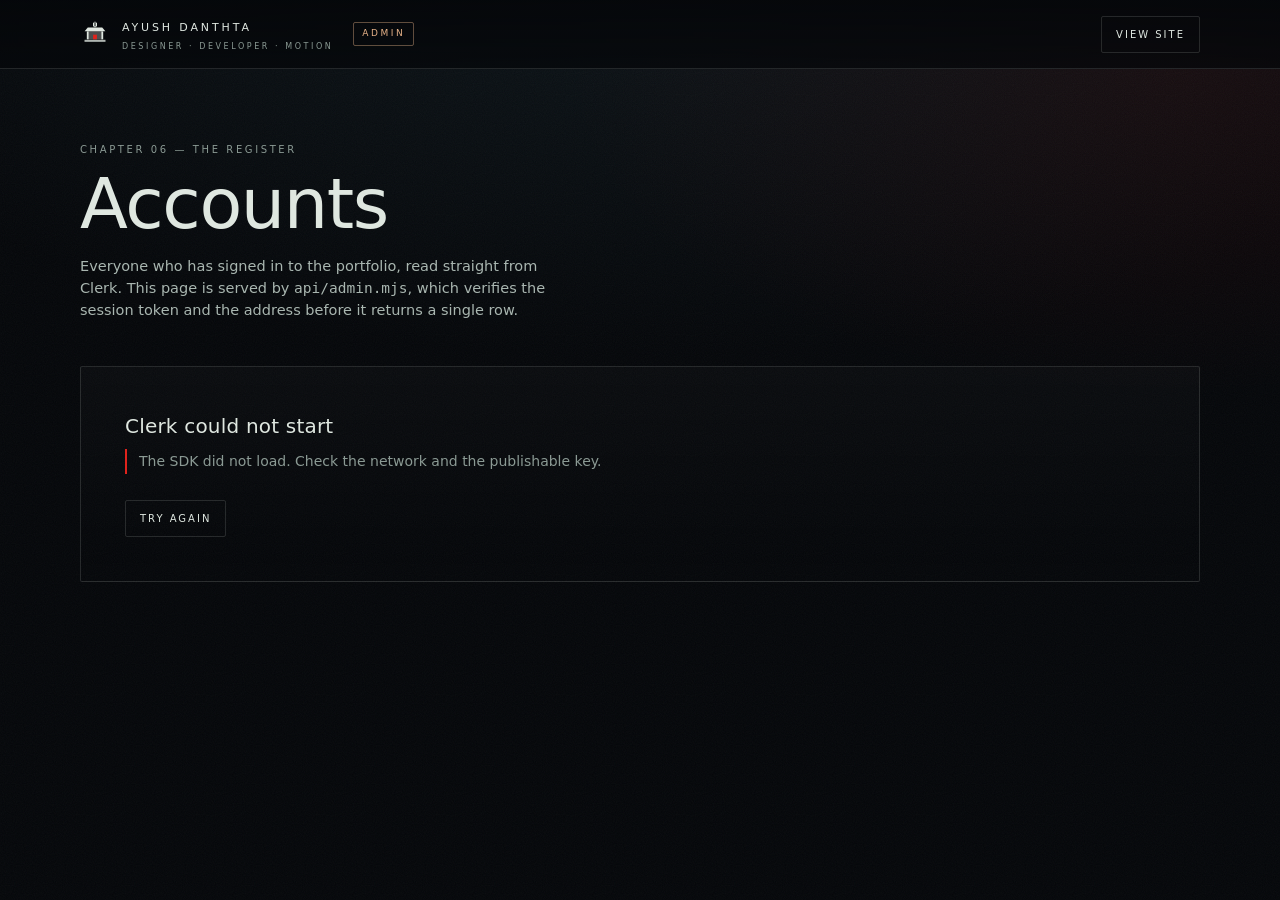
<file: admin.html>
<!DOCTYPE html>
<html lang="en">
<head>
<meta charset="utf-8">
<meta name="viewport" content="width=device-width, initial-scale=1">
<meta name="robots" content="noindex, nofollow">
<title>Admin — Ayush Danthta</title>
<meta name="theme-color" content="#05070a">
<link rel="icon" href="data:image/svg+xml,%3Csvg xmlns='http://www.w3.org/2000/svg' viewBox='0 0 32 32'%3E%3Crect width='32' height='32' fill='%2305070a'/%3E%3Crect x='9' y='14' width='14' height='12' fill='%23dfe7e0'/%3E%3Cpath d='M6 14 16 8l10 6Z' fill='%23dfe7e0'/%3E%3Crect x='14' y='19' width='4' height='7' fill='%23e0231c'/%3E%3C/svg%3E">
<link rel="stylesheet" href="assets/kage/fonts.css">
<style>
  :root{
    --ink:#05070a; --ink-2:#080d10; --bone:#dfe7e0; --muted:#8b9a94;
    --line:rgba(223,231,224,.14); --vermilion:#e0231c; --brass:#e9b48a;
    --ease:cubic-bezier(.22,.61,.36,1);
  }
  *{ box-sizing:border-box; }
  html,body{ margin:0; min-height:100%; }
  body{
    background:
      radial-gradient(120% 80% at 50% -10%, rgba(32,52,60,.34), transparent 62%),
      radial-gradient(80% 60% at 92% 8%, rgba(224,35,28,.08), transparent 60%),
      var(--ink);
    color:var(--bone);
    font-family:'Onest',system-ui,-apple-system,sans-serif;
    font-size:15px; line-height:1.5; -webkit-font-smoothing:antialiased;
  }
  body::after{
    content:''; position:fixed; inset:0; pointer-events:none; z-index:1; opacity:.045;
    background-image:url("data:image/svg+xml,%3Csvg xmlns='http://www.w3.org/2000/svg' width='120' height='120'%3E%3Cfilter id='n'%3E%3CfeTurbulence type='fractalNoise' baseFrequency='.9' numOctaves='3'/%3E%3C/filter%3E%3Crect width='120' height='120' filter='url(%23n)'/%3E%3C/svg%3E");
  }
  a{ color:inherit; }
  .wrap{ width:min(1120px,100% - 40px); margin:0 auto; position:relative; z-index:2; }
  header.bar{
    position:sticky; top:0; z-index:5;
    background:linear-gradient(180deg, rgba(5,7,10,.94), rgba(5,7,10,.72));
    backdrop-filter:blur(10px); border-bottom:1px solid var(--line);
  }
  .bar-in{ display:flex; align-items:center; gap:16px; height:68px; }
  .brand{ display:flex; align-items:center; gap:12px; text-decoration:none; }
  .brand svg{ width:30px; height:30px; display:block; }
  .brand b{ font-size:11px; font-weight:500; letter-spacing:.26em; }
  .brand i{ display:block; font-style:normal; font-size:8px; letter-spacing:.32em; color:var(--muted); margin-top:3px; }
  .tag{
    font-size:9px; letter-spacing:.28em; text-transform:uppercase; color:var(--brass);
    border:1px solid rgba(233,180,138,.4); padding:4px 8px; border-radius:2px; margin-left:4px;
  }
  .bar-right{ margin-left:auto; display:flex; align-items:center; gap:10px; }
  .btn{
    appearance:none; border:1px solid var(--line); background:transparent; color:var(--bone);
    font:inherit; font-size:10px; letter-spacing:.2em; text-transform:uppercase;
    padding:10px 14px; border-radius:2px; cursor:pointer;
    transition:border-color .35s var(--ease), background .35s var(--ease), opacity .3s;
  }
  .btn:hover{ border-color:rgba(223,231,224,.5); background:rgba(223,231,224,.05); }
  .btn[disabled]{ opacity:.45; cursor:default; }
  .btn.red{ border-color:rgba(224,35,28,.5); color:#ffb6a2; }
  .btn.red:hover{ background:rgba(224,35,28,.12); border-color:var(--vermilion); }
  main{ padding:clamp(36px,7vh,86px) 0 80px; }

  .eyebrow{ font-size:10px; letter-spacing:.26em; text-transform:uppercase; color:var(--muted); }
  h1{ font-size:clamp(34px,6vw,70px); line-height:.96; font-weight:400; letter-spacing:-.02em; margin:14px 0 0; }
  .sub{ max-width:52ch; color:#a9b6b0; margin:18px 0 0; font-size:14.5px; }

  .gate{
    margin-top:clamp(26px,5vh,54px); border:1px solid var(--line); border-radius:2px;
    padding:clamp(24px,4vw,44px); display:grid; gap:26px;
    background:linear-gradient(180deg, rgba(255,255,255,.025), transparent);
  }
  .gate h2{ margin:0; font-size:20px; font-weight:400; letter-spacing:.01em; }
  .gate p{ margin:8px 0 0; color:var(--muted); max-width:56ch; font-size:14px; }
  .gate .row{ display:flex; flex-wrap:wrap; gap:12px; align-items:center; }
  .who{ display:flex; align-items:center; gap:12px; padding:10px 14px; border:1px solid var(--line); border-radius:2px; }
  .who img{ width:34px; height:34px; border-radius:50%; background:#141c20; object-fit:cover; }
  .who b{ font-weight:500; font-size:13px; display:block; }
  .who span{ font-size:11px; color:var(--muted); }
  .msg{ font-size:12.5px; color:#c9a38f; border-left:2px solid var(--vermilion); padding:2px 0 2px 12px; }

  .stats{ display:grid; grid-template-columns:repeat(4,minmax(0,1fr)); gap:1px; background:var(--line); border:1px solid var(--line); margin-top:clamp(26px,5vh,46px); }
  .stat{ background:var(--ink-2); padding:22px 20px 24px; }
  .stat span{ display:block; font-size:9px; letter-spacing:.24em; text-transform:uppercase; color:var(--muted); }
  .stat b{ display:block; font-size:clamp(26px,3.4vw,40px); font-weight:400; letter-spacing:-.02em; margin-top:10px; font-variant-numeric:tabular-nums; }
  .stat i{ display:block; font-style:normal; font-size:11px; color:#7f8d87; margin-top:4px; }

  .toolbar{ display:flex; flex-wrap:wrap; align-items:center; gap:12px; margin:34px 0 14px; }
  .toolbar h2{ font-size:11px; letter-spacing:.24em; text-transform:uppercase; color:var(--muted); font-weight:500; margin:0 auto 0 0; }
  .table-wrap{ border:1px solid var(--line); overflow:auto; background:rgba(8,13,16,.65); }
  table{ width:100%; border-collapse:collapse; min-width:680px; }
  th,td{ text-align:left; padding:13px 16px; border-bottom:1px solid rgba(223,231,224,.08); vertical-align:middle; }
  th{ font-size:9px; letter-spacing:.22em; text-transform:uppercase; color:var(--muted); font-weight:500; background:rgba(255,255,255,.02); position:sticky; top:0; }
  tr:last-child td{ border-bottom:0; }
  tr.me td{ background:rgba(224,35,28,.05); }
  .u{ display:flex; align-items:center; gap:12px; min-width:0; }
  .u img{ width:30px; height:30px; border-radius:50%; background:#141c20; object-fit:cover; flex:0 0 auto; }
  .u b{ font-weight:500; font-size:13.5px; display:block; white-space:nowrap; overflow:hidden; text-overflow:ellipsis; max-width:230px; }
  .u span{ font-size:11px; color:var(--muted); }
  td.mail{ font-size:12.5px; color:#c3cec8; }
  td.num{ font-variant-numeric:tabular-nums; font-size:12px; color:#a9b6b0; white-space:nowrap; }
  .pill{ display:inline-flex; align-items:center; gap:6px; font-size:10px; letter-spacing:.1em; text-transform:uppercase; padding:3px 8px; border:1px solid var(--line); border-radius:99px; color:#9fb0a8; }
  .pill.ok{ color:#8fd0a6; border-color:rgba(143,208,166,.32); }
  .pill.warn{ color:#e0a08a; border-color:rgba(224,160,138,.32); }
  .empty{ padding:46px 20px; text-align:center; color:var(--muted); font-size:13px; }
  .foot{ margin-top:22px; font-size:11.5px; color:#6f7d77; display:flex; flex-wrap:wrap; gap:10px 24px; justify-content:space-between; }
  .spin{ display:inline-block; width:13px; height:13px; border:1.5px solid rgba(223,231,224,.25); border-top-color:var(--bone); border-radius:50%; animation:sp .8s linear infinite; vertical-align:-2px; }
  @keyframes sp{ to{ transform:rotate(360deg) } }
  [hidden]{ display:none !important; }
  @media (max-width:860px){
    .stats{ grid-template-columns:repeat(2,minmax(0,1fr)); }
    .brand-tx{ display:none; }
    .bar-in{ height:60px; }
  }
  @media (max-width:560px){
    .wrap{ width:calc(100% - 28px); }
    .tag{ display:none; }
    th:nth-child(4), td:nth-child(4){ display:none; }
  }
</style>
</head>
<body>
<header class="bar">
  <div class="wrap bar-in">
    <a class="brand" href="/" aria-label="Ayush Danthta — home">
      <svg viewBox="0 0 44 44" fill="none" aria-hidden="true">
        <path d="M22 4.5v6.4M19.8 5.9v4.2M24.2 5.9v4.2" stroke="#dfe7e0" stroke-width="1.5" stroke-linecap="round"/>
        <circle cx="22" cy="11.2" r="1" fill="#dfe7e0"/>
        <path d="M11.4 12.4h21.2l4.6 5.4H6.8Z" fill="#dfe7e0"/>
        <rect x="11.2" y="17.8" width="21.6" height="12" fill="#dfe7e0" fill-opacity=".32"/>
        <rect x="10" y="18.2" width="2.6" height="11.6" fill="#dfe7e0"/>
        <rect x="31.4" y="18.2" width="2.6" height="11.6" fill="#dfe7e0"/>
        <rect x="19.2" y="23" width="5.6" height="6.8" fill="#e0231c"/>
        <rect x="6.6" y="30.5" width="30.8" height="3" fill="#dfe7e0" fill-opacity=".78"/>
      </svg>
      <span class="brand-tx"><b>AYUSH DANTHTA</b><i>DESIGNER · DEVELOPER · MOTION</i></span>
    </a>
    <span class="tag">Admin</span>
    <div class="bar-right">
      <a class="btn" href="/" style="text-decoration:none">View site</a>
      <button class="btn" id="signOut" type="button" hidden>Sign out</button>
    </div>
  </div>
</header>

<main>
  <div class="wrap">
    <p class="eyebrow">Chapter 06 — The Register</p>
    <h1>Accounts</h1>
    <p class="sub">Everyone who has signed in to the portfolio, read straight from Clerk. This page is
      served by <code>api/admin.mjs</code>, which verifies the session token and the address before it
      returns a single row.</p>

    <section class="gate" id="gate">
      <div>
        <h2 id="gateTitle">Sign in to continue</h2>
        <p id="gateCopy">This register is restricted to <b>ayushdanthta@gmail.com</b>. Sign in with that
          address and the account list will load here.</p>
      </div>
      <div class="row">
        <button class="btn red" id="signIn" type="button">Sign in with Clerk</button>
        <span class="spin" id="gateSpin" hidden></span>
        <span class="msg" id="gateMsg" hidden></span>
      </div>
      <div class="who" id="who" hidden>
        <img id="whoImg" alt="" width="34" height="34">
        <div><b id="whoName"></b><span id="whoMail"></span></div>
      </div>
    </section>

    <section id="panel" hidden>
      <div class="stats" id="stats">
        <div class="stat"><span>Accounts</span><b id="sTotal">—</b><i>all time</i></div>
        <div class="stat"><span>New</span><b id="sWeek">—</b><i>last seven days</i></div>
        <div class="stat"><span>Sessions</span><b id="sActive">—</b><i>active now</i></div>
        <div class="stat"><span>Verified</span><b id="sVerified">—</b><i>email confirmed</i></div>
      </div>

      <div class="toolbar">
        <h2>People <span id="count" style="color:#5f6d67; letter-spacing:.12em"></span></h2>
        <button class="btn" id="refresh" type="button">Refresh</button>
        <button class="btn" id="export" type="button">Export CSV</button>
      </div>

      <div class="table-wrap">
        <table>
          <thead>
            <tr><th>Person</th><th>Email</th><th>Joined</th><th>Last sign-in</th><th>State</th></tr>
          </thead>
          <tbody id="rows"></tbody>
        </table>
        <div class="empty" id="empty" hidden>No accounts yet. The first sign-up will appear here.</div>
      </div>
      <div class="foot">
        <span id="stamp">—</span>
        <span>Protected by Clerk · session verified server-side</span>
      </div>
    </section>

    <section class="gate" id="blocked" hidden>
      <div>
        <h2>Not your register</h2>
        <p>You are signed in, but this page only opens for <b>ayushdanthta@gmail.com</b>. Sign in with
          that address, or return to the site.</p>
      </div>
      <div class="row"><button class="btn" id="switch" type="button">Use another account</button></div>
    </section>

    <section class="gate" id="failure" hidden>
      <div>
        <h2 id="failTitle">The register could not load</h2>
        <p class="msg" id="failMsg"></p>
      </div>
      <div class="row"><button class="btn" id="retry" type="button">Try again</button></div>
    </section>
  </div>
</main>

<script src="assets/kage/clerk-key.js" defer></script>
<script src="assets/kage/clerk-boot.js" defer></script>
<script>
(function () {
  /* This script is inline and runs while the document is still parsing, so the
     deferred Clerk files have not executed yet. Read them when the page is
     ready instead of at parse time. */
  var A = null;
  var $ = function (id) { return document.getElementById(id); };
  var els = {
    gate: $('gate'), gateTitle: $('gateTitle'), gateCopy: $('gateCopy'), gateMsg: $('gateMsg'),
    gateSpin: $('gateSpin'), signIn: $('signIn'), who: $('who'), whoImg: $('whoImg'),
    whoName: $('whoName'), whoMail: $('whoMail'), panel: $('panel'), blocked: $('blocked'),
    failure: $('failure'), failTitle: $('failTitle'), failMsg: $('failMsg'), rows: $('rows'),
    empty: $('empty'), refresh: $('refresh'), export: $('export'), signOut: $('signOut'),
    stamp: $('stamp'), count: $('count'), switch: $('switch'), retry: $('retry')
  };
  var clerk = null, data = null, adminUser = null;

  var fmt = new Intl.DateTimeFormat(undefined, { day: '2-digit', month: 'short', year: 'numeric' });
  var fmtShort = new Intl.DateTimeFormat(undefined, { day: '2-digit', month: 'short', hour: '2-digit', minute: '2-digit' });
  function when(sec) {
    if (!sec) return '—';
    return fmt.format(new Date(sec * 1000));
  }
  function whenShort(sec) {
    if (!sec) return 'never';
    return fmtShort.format(new Date(sec * 1000));
  }

  function setMsg(text) {
    els.gateMsg.hidden = !text;
    els.gateMsg.textContent = text || '';
  }
  function show(which) {
    [els.gate, els.panel, els.blocked, els.failure].forEach(function (s) { s.hidden = s !== which; });
  }
  function failure(title, msg) {
    els.failTitle.textContent = title;
    els.failMsg.textContent = msg;
    show(els.failure);
  }

  function identity(user) {
    if (!user) return;
    var email = user.primaryEmailAddress ? user.primaryEmailAddress.emailAddress : '';
    els.who.hidden = false;
    els.whoName.textContent = A.displayName(user);
    els.whoMail.textContent = email;
    if (user.imageUrl) els.whoImg.src = user.imageUrl;
    els.signOut.hidden = false;
  }

  function row(u) {
    var tr = document.createElement('tr');
    if (adminUser && u.email && u.email.toLowerCase() === A.ADMIN_EMAIL) tr.className = 'me';

    var td = document.createElement('td');
    var wrap = document.createElement('div'); wrap.className = 'u';
    if (u.avatar) {
      var img = document.createElement('img'); img.src = u.avatar; img.alt = ''; img.loading = 'lazy'; img.width = 30; img.height = 30;
      wrap.appendChild(img);
    }
    var box = document.createElement('div');
    var b = document.createElement('b'); b.textContent = u.name || 'Unnamed';
    var s = document.createElement('span'); s.textContent = u.id;
    box.appendChild(b); box.appendChild(s); wrap.appendChild(box); td.appendChild(wrap);
    tr.appendChild(td);

    var mail = document.createElement('td'); mail.className = 'mail'; mail.textContent = u.email || '—';
    tr.appendChild(mail);

    var joined = document.createElement('td'); joined.className = 'num'; joined.textContent = when(u.created);
    tr.appendChild(joined);

    var seen = document.createElement('td'); seen.className = 'num'; seen.textContent = whenShort(u.lastSeen);
    tr.appendChild(seen);

    var state = document.createElement('td');
    var pill = document.createElement('span');
    if (u.banned) { pill.className = 'pill warn'; pill.textContent = 'Banned'; }
    else if (u.verified) { pill.className = 'pill ok'; pill.textContent = 'Verified'; }
    else { pill.className = 'pill'; pill.textContent = 'Unverified'; }
    state.appendChild(pill);
    tr.appendChild(state);
    return tr;
  }

  function render(d) {
    data = d;
    $('sTotal').textContent = d.stats.total;
    $('sWeek').textContent = d.stats.newThisWeek;
    $('sActive').textContent = d.stats.activeCapped ? d.stats.active + '+' : d.stats.active;
    $('sVerified').textContent = d.stats.verified;
    els.count.textContent = '· ' + d.users.length + ' shown';
    els.rows.textContent = '';
    d.users.forEach(function (u) { els.rows.appendChild(row(u)); });
    els.empty.hidden = d.users.length > 0;
    els.stamp.textContent = 'Read ' + new Intl.DateTimeFormat(undefined, {
      dateStyle: 'medium', timeStyle: 'short'
    }).format(new Date(d.fetchedAt));
    show(els.panel);
  }

  async function load() {
    els.refresh.disabled = true;
    try {
      var token = await A.token();
      if (!token) throw new Error('no session');
      var res = await fetch(window.CLERK_ADMIN_API || 'api/admin', {
        headers: { Authorization: 'Bearer ' + token },
        cache: 'no-store'
      });
      /* GitHub Pages serves files and nothing else, so a static deployment
         answers this with an HTML 404. Say that plainly instead of showing a
         JSON parse failure to the one person who can fix it. */
      var type = res.headers.get('content-type') || '';
      if (res.status === 404 || type.indexOf('json') === -1) {
        failure('The register needs the server function', 'This deployment only serves files, so api/admin does not exist here. Open the Vercel deployment of this repository, or set window.CLERK_ADMIN_API to one before this script.');
        return;
      }
      var body = await res.json().catch(function () { return {}; });
      if (res.status === 401) throw new Error('Your session expired. Sign in again.');
      if (res.status === 403) { show(els.blocked); return; }
      if (res.status === 503) {
        failure('One environment variable is missing', body.message || 'Set CLERK_SECRET_KEY in Vercel and redeploy.');
        return;
      }
      if (!res.ok) throw new Error(body.error === 'clerk_unreachable' ? 'Clerk’s API did not answer. Try again in a moment.' : 'Unexpected response (' + res.status + ')');
      render(body);
    } catch (err) {
      failure('The register could not load', err && err.message ? err.message : 'Unknown error.');
    } finally {
      els.refresh.disabled = false;
    }
  }

  async function gate() {
    A = window.HimachalAuth;
    if (!A) return failure('Clerk is not configured', 'assets/kage/clerk-boot.js did not load.');
    try {
      clerk = await A.loadClerk();
    } catch (err) {
      failure('Clerk could not start', 'The SDK did not load. Check the network and the publishable key.');
      return;
    }
    clerk.addListener(function (state) { sync(state.user); });
    sync(clerk.user);
  }

  function sync(user) {
    adminUser = user && A.isAdmin(user) ? user : null;
    if (!user) {
      els.who.hidden = true;
      els.signOut.hidden = true;
      setMsg('');
      show(els.gate);
      return;
    }
    identity(user);
    if (adminUser) { setMsg(''); load(); }
    else show(els.blocked);
  }

  els.signIn.addEventListener('click', function () {
    A = A || window.HimachalAuth;
    if (!A) return setMsg('Clerk is still loading — try again in a moment.');
    setMsg('');
    els.signIn.disabled = true;
    els.gateSpin.hidden = false;
    A.loadClerk().then(function (c) {
      clerk = c;
      c.openSignIn({ appearance: A.appearance });
    }).catch(function () {
      setMsg('Sign-in could not start.');
    }).finally(function () {
      els.signIn.disabled = false;
      els.gateSpin.hidden = true;
    });
  });

  els.switch.addEventListener('click', function () {
    if (!clerk) return;
    clerk.signOut().then(function () {
      clerk.openSignIn({ appearance: A.appearance });
    });
  });

  els.signOut.addEventListener('click', function () {
    if (clerk) clerk.signOut().then(function () { location.reload(); });
  });

  els.refresh.addEventListener('click', load);
  els.retry.addEventListener('click', function () {
    if (adminUser) load(); else gate();
  });

  els.export.addEventListener('click', function () {
    if (!data) return;
    var esc = function (v) {
      var s = String(v == null ? '' : v);
      return /[",\n]/.test(s) ? '"' + s.replace(/"/g, '""') + '"' : s;
    };
    var lines = [['name', 'email', 'clerk_id', 'joined', 'last_sign_in', 'verified', 'banned'].join(',')];
    data.users.forEach(function (u) {
      lines.push([u.name, u.email, u.id, when(u.created), whenShort(u.lastSeen), u.verified, u.banned].map(esc).join(','));
    });
    var blob = new Blob([lines.join('\n')], { type: 'text/csv;charset=utf-8' });
    var a = document.createElement('a');
    a.href = URL.createObjectURL(blob);
    a.download = 'accounts-' + new Date().toISOString().slice(0, 10) + '.csv';
    a.click();
    setTimeout(function () { URL.revokeObjectURL(a.href); }, 2000);
  });

  if (document.readyState === 'loading') document.addEventListener('DOMContentLoaded', gate);
  else gate();
})();
</script>
</body>
</html>
</file>
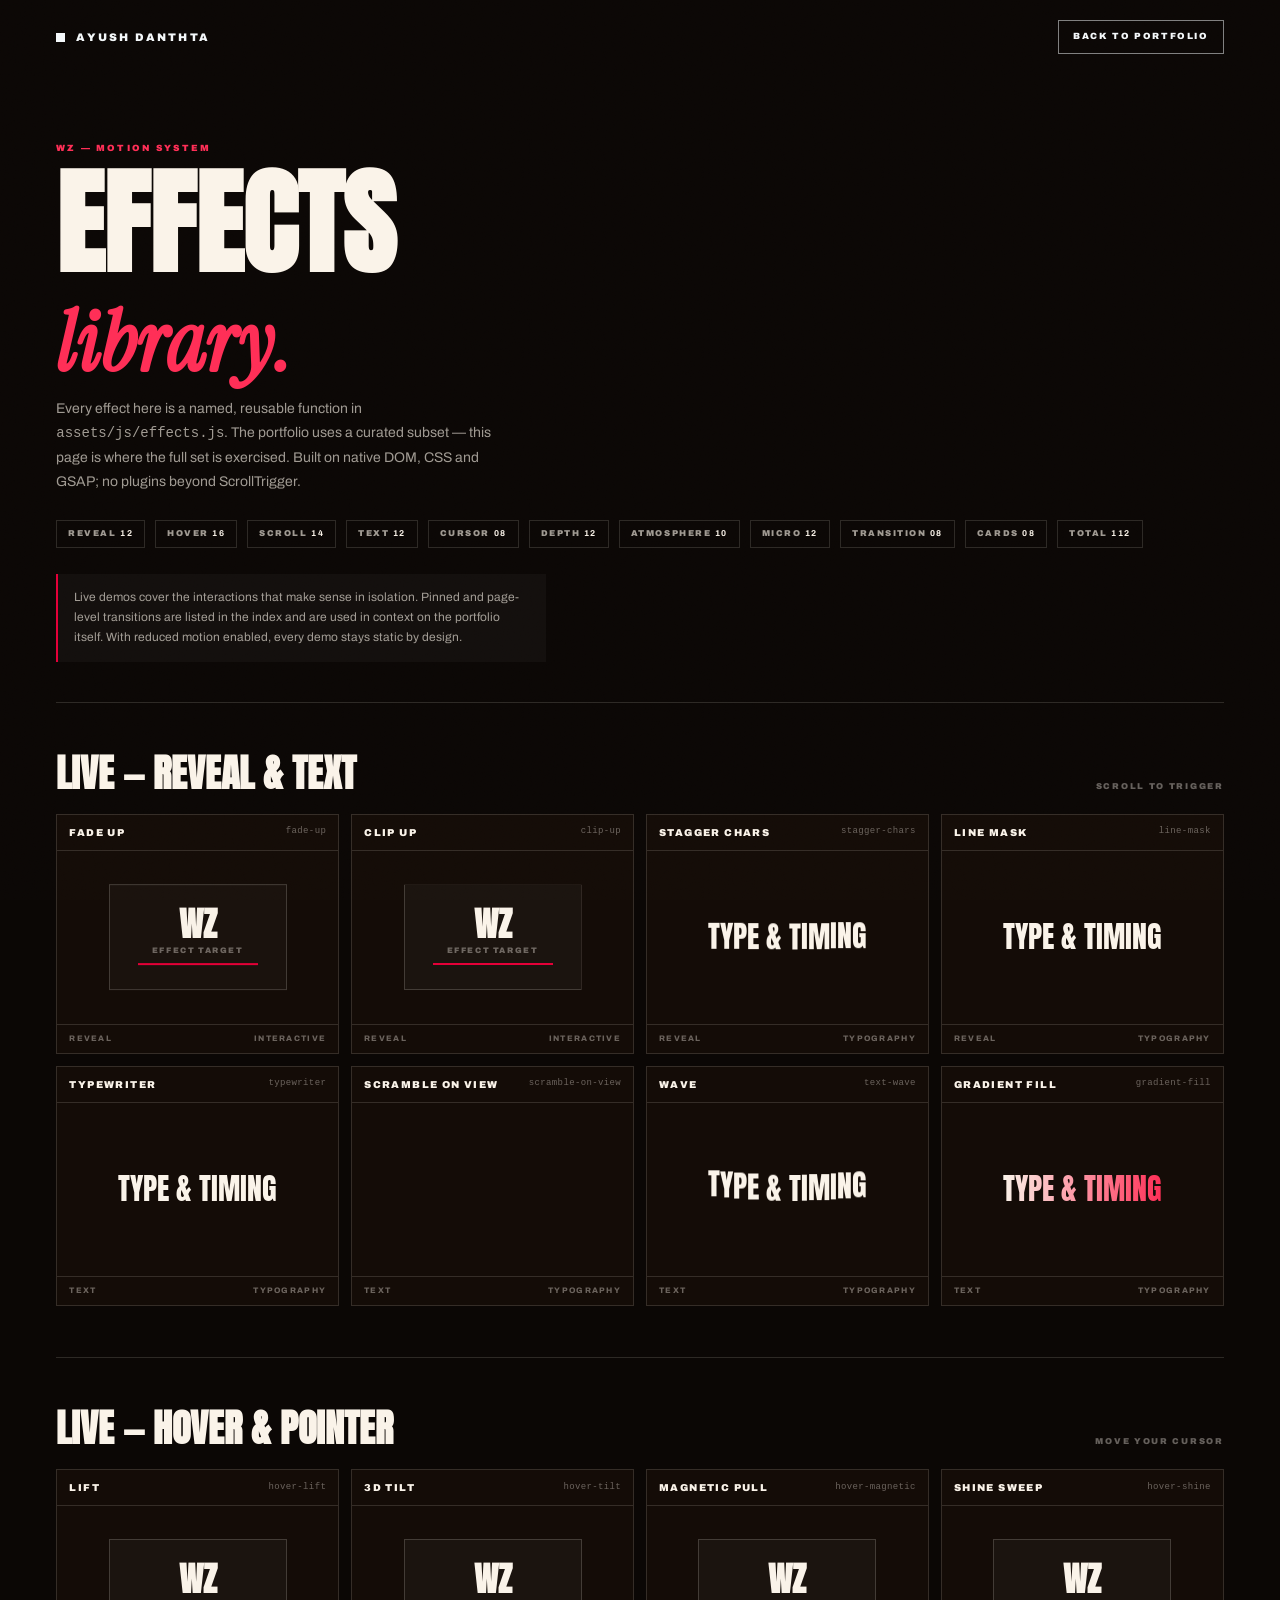
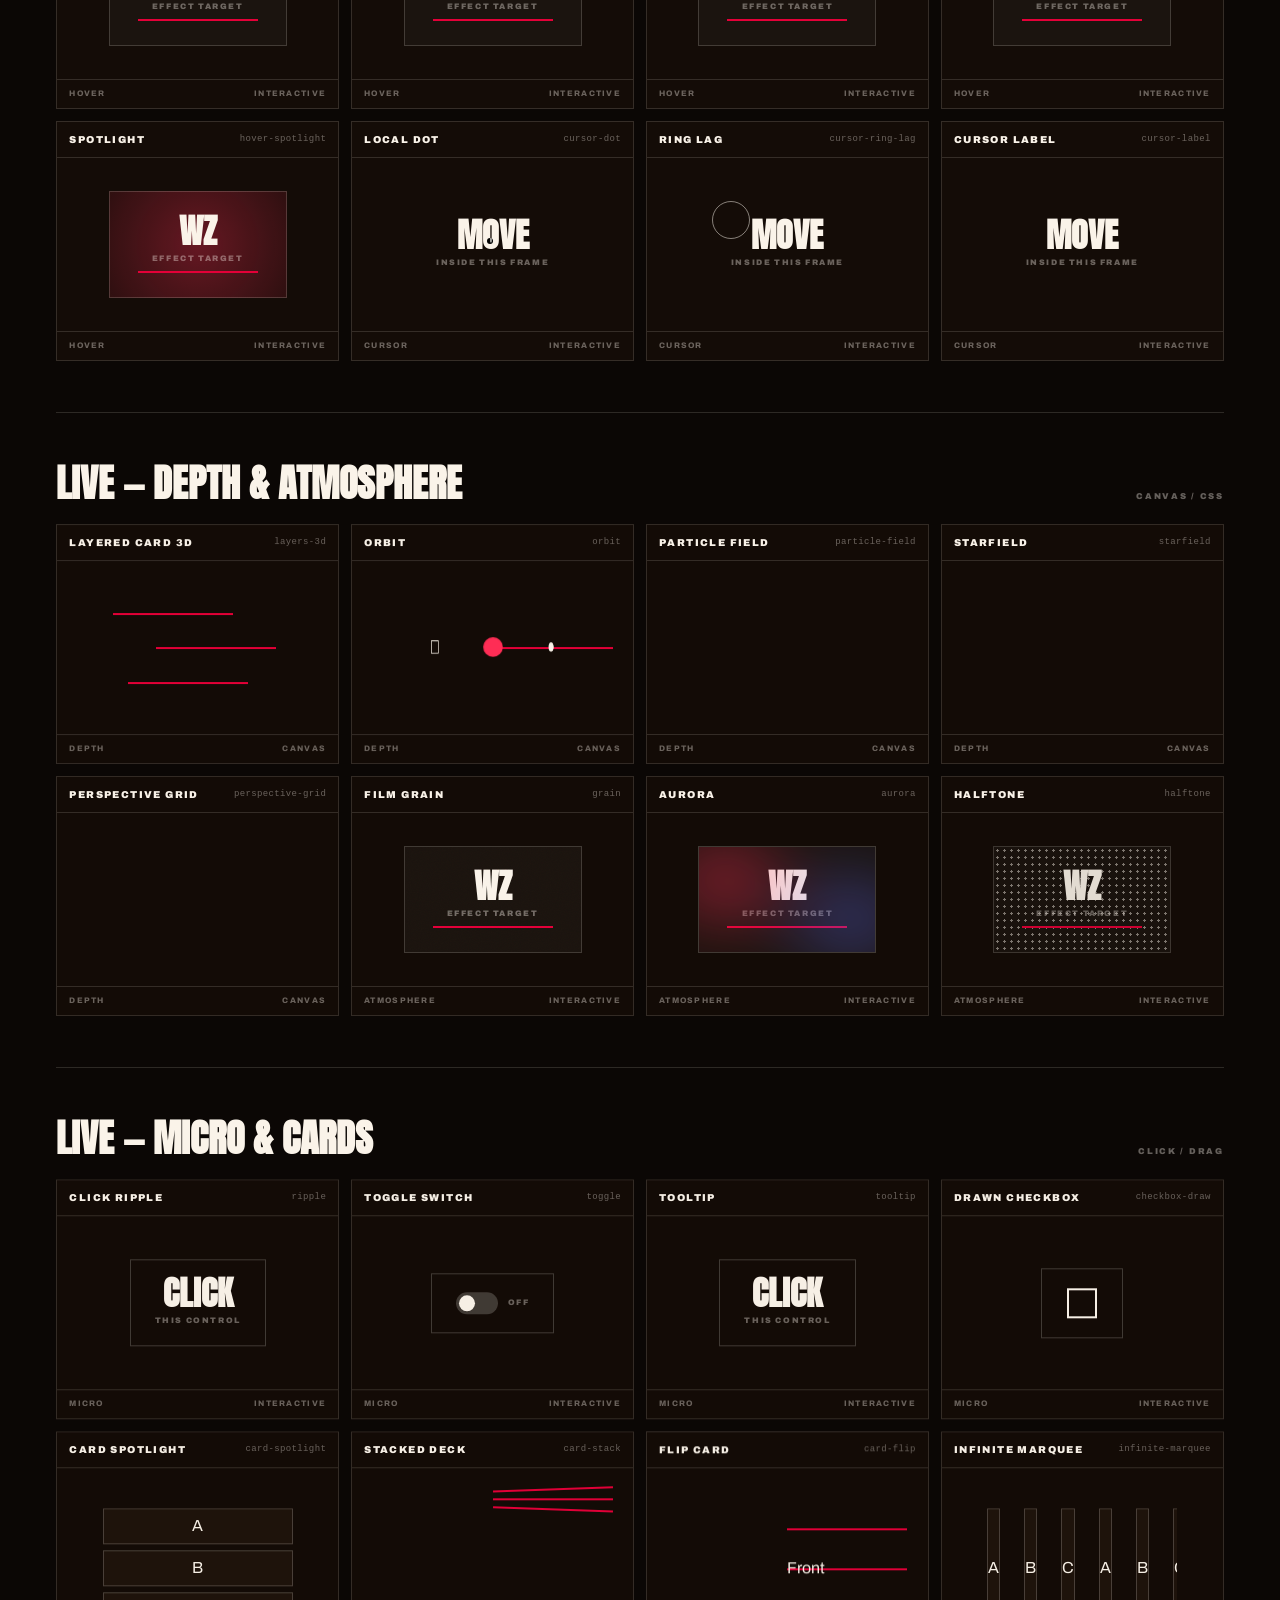
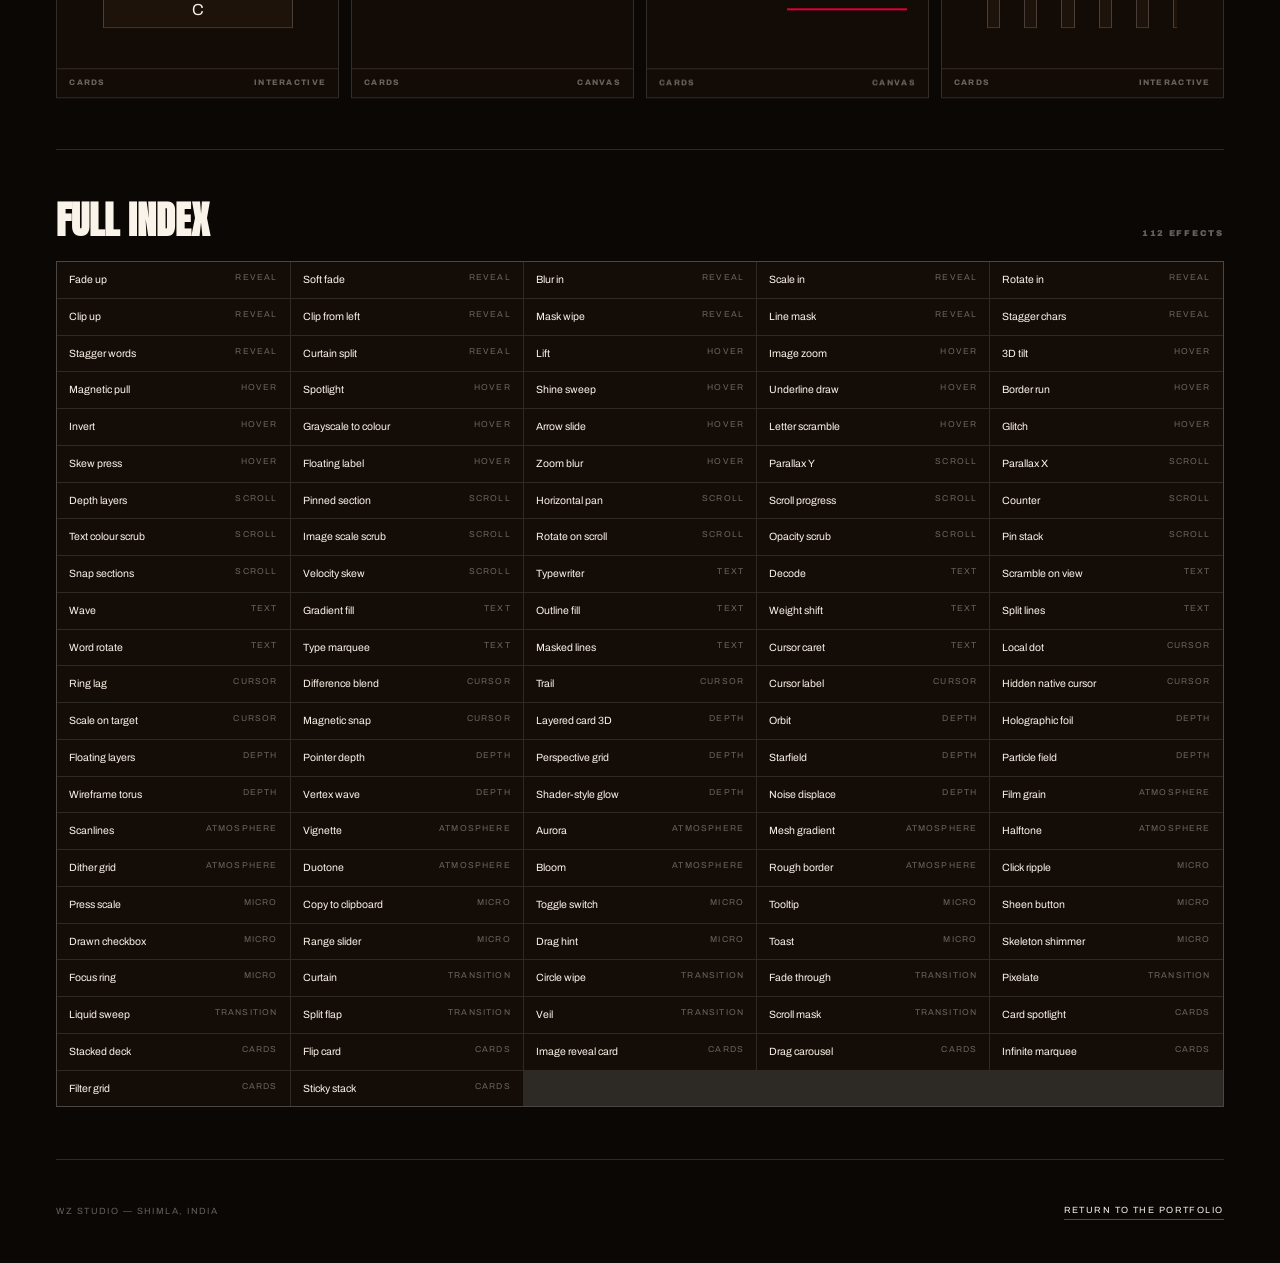
<file: effects.html>
<!DOCTYPE html>
<html lang="en" class="no-js" data-motion="on">
<head>
<meta charset="utf-8" />
<meta name="viewport" content="width=device-width, initial-scale=1" />
<title>Effects Library — 112 interactions · WZ Studio</title>
<meta name="description" content="The working effects library behind WZ Studio: 112 reveal, hover, scroll, text, cursor, depth, atmosphere, micro, transition and card effects." />
<meta name="theme-color" content="#0B0705" />
<link rel="icon" href="data:image/svg+xml,%3Csvg xmlns='http://www.w3.org/2000/svg' viewBox='0 0 64 64'%3E%3Crect width='64' height='64' fill='%230B0705'/%3E%3Ctext x='32' y='45' font-family='Arial' font-size='25' font-weight='700' fill='%23FAF3E9' text-anchor='middle'%3EWZ%3C/text%3E%3C/svg%3E" />
<link rel="preconnect" href="https://fonts.googleapis.com" />
<link rel="preconnect" href="https://fonts.gstatic.com" crossorigin />
<link href="https://fonts.googleapis.com/css2?family=Anton&family=Archivo:wght@400;500;600;700;800;900&family=Instrument+Serif:ital@0;1&display=swap" rel="stylesheet" />
<link rel="stylesheet" href="assets/css/main.css" />
<style>
  .fx-head{ padding:calc(var(--nav-h) + 60px) 0 40px; border-bottom:1px solid var(--hair); }
  .fx-head .kicker{ font-size:9px; font-weight:900; letter-spacing:.24em; text-transform:uppercase; color:var(--red-hi); }
  .fx-head h1{ margin-top:16px; font-family:var(--display); font-size:clamp(46px,9vw,140px); line-height:.86; text-transform:uppercase; }
  .fx-head h1 em{ font-family:var(--serif); font-style:italic; text-transform:none; color:var(--red-hi); font-size:.72em; }
  .fx-head .sub{ margin-top:18px; max-width:58ch; font-size:14px; line-height:1.7; color:var(--fg-dim); }
  .fx-stats{ display:flex; flex-wrap:wrap; gap:10px; margin-top:26px; }
  .fx-stats span{ border:1px solid var(--hair); padding:7px 11px; font-size:8.5px; font-weight:900; letter-spacing:.18em; text-transform:uppercase; color:var(--fg-dim); }
  .fx-stats b{ color:var(--cream); }
  .fx-note{ margin:26px 0 0; padding:14px 16px; border-left:2px solid var(--red); background:rgba(250,243,233,.03); font-size:12px; line-height:1.65; color:var(--fg-dim); max-width:70ch; }
  .fx-sec{ padding-block:clamp(34px,4vw,58px); border-bottom:1px solid var(--hair); }
  .fx-sec-head{ display:flex; align-items:baseline; justify-content:space-between; gap:16px; margin-bottom:20px; flex-wrap:wrap; }
  .fx-sec-head h2{ font-family:var(--display); font-size:clamp(24px,3vw,38px); line-height:1; text-transform:uppercase; }
  .fx-sec-head span{ font-size:8.5px; font-weight:900; letter-spacing:.2em; text-transform:uppercase; color:var(--fg-faint); }
  .fx-grid{ display:grid; grid-template-columns:repeat(auto-fill,minmax(250px,1fr)); gap:12px; }
  .fx-card{ border:1px solid var(--hair); background:var(--ink-2); display:flex; flex-direction:column; min-height:240px; }
  .fx-card-top{ display:flex; align-items:center; justify-content:space-between; gap:10px; padding:10px 12px; border-bottom:1px solid var(--hair); }
  .fx-card-top b{ font-size:10px; font-weight:900; letter-spacing:.14em; text-transform:uppercase; }
  .fx-card-top code{ font-size:9px; color:var(--fg-faint); letter-spacing:.04em; }
  .fx-stage{ position:relative; flex:1; display:grid; place-items:center; overflow:hidden; padding:20px; min-height:150px; }
  .fx-stage .demo-text{ font-family:var(--display); font-size:clamp(20px,2.4vw,30px); line-height:1; text-transform:uppercase; text-align:center; }
  .fx-stage .demo-inner{ display:grid; gap:6px; justify-items:center; text-align:center; }
  .fx-stage .demo-inner b{ font-family:var(--display); font-size:34px; line-height:.9; }
  .fx-stage .demo-inner span{ font-size:8px; font-weight:900; letter-spacing:.2em; text-transform:uppercase; color:var(--fg-faint); }
  .fx-stage .demo-line{ width:120px; height:2px; background:var(--red); }
  .fx-hint{ padding:8px 12px; border-top:1px solid var(--hair); font-size:8px; font-weight:800; letter-spacing:.16em; text-transform:uppercase; color:var(--fg-faint); display:flex; justify-content:space-between; gap:8px; }
  .fx-stage canvas{ pointer-events:none; }
  .fx-index{ display:grid; grid-template-columns:repeat(auto-fill,minmax(220px,1fr)); gap:1px; background:var(--hair); border:1px solid var(--hair); }
  .fx-index div{ background:var(--ink-2); padding:10px 12px; display:flex; justify-content:space-between; gap:10px; font-size:10.5px; }
  .fx-index div span{ color:var(--fg-faint); font-size:8.5px; letter-spacing:.14em; text-transform:uppercase; }
  .fx-foot{ padding-block:44px; display:flex; flex-wrap:wrap; gap:14px; justify-content:space-between; align-items:center; font-size:9px; letter-spacing:.16em; text-transform:uppercase; color:var(--fg-faint); }
  .fx-foot a{ color:var(--cream); text-decoration:none; border-bottom:1px solid var(--red); padding-bottom:2px; }
  @media (max-width:560px){ .fx-grid{ grid-template-columns:1fr; } .fx-head{ padding-top:calc(var(--nav-h) + 36px); } }
</style>
</head>
<body>
<header class="nav is-static">
  <a class="nav-brand" href="index.html"><i class="mark" aria-hidden="true"></i>Ayush Danthta</a>
  <div style="display:flex;align-items:center;gap:20px">
    <a class="nav-cta" href="index.html">Back to portfolio</a>
  </div>
</header>

<main class="shell">
  <section class="fx-head">
    <span class="kicker">WZ — Motion system</span>
    <h1>Effects<br /><em>library.</em></h1>
    <p class="sub">Every effect here is a named, reusable function in <code>assets/js/effects.js</code>. The portfolio uses a curated subset — this page is where the full set is exercised. Built on native DOM, CSS and GSAP; no plugins beyond ScrollTrigger.</p>
    <div class="fx-stats" id="fxStats"></div>
    <p class="fx-note">Live demos cover the interactions that make sense in isolation. Pinned and page-level transitions are listed in the index and are used in context on the portfolio itself. With reduced motion enabled, every demo stays static by design.</p>
  </section>

  <section class="fx-sec">
    <div class="fx-sec-head"><h2>Live — Reveal &amp; text</h2><span>Scroll to trigger</span></div>
    <div class="fx-grid" id="gridReveal"></div>
  </section>

  <section class="fx-sec">
    <div class="fx-sec-head"><h2>Live — Hover &amp; pointer</h2><span>Move your cursor</span></div>
    <div class="fx-grid" id="gridHover"></div>
  </section>

  <section class="fx-sec">
    <div class="fx-sec-head"><h2>Live — Depth &amp; atmosphere</h2><span>Canvas / CSS</span></div>
    <div class="fx-grid" id="gridDepth"></div>
  </section>

  <section class="fx-sec">
    <div class="fx-sec-head"><h2>Live — Micro &amp; cards</h2><span>Click / drag</span></div>
    <div class="fx-grid" id="gridMicro"></div>
  </section>

  <section class="fx-sec">
    <div class="fx-sec-head"><h2>Full index</h2><span id="fxTotal"></span></div>
    <div class="fx-index" id="fxIndex"></div>
  </section>

  <div class="fx-foot">
    <span>WZ Studio — Shimla, India</span>
    <a href="index.html">Return to the portfolio</a>
  </div>
</main>

<noscript><p class="shell" style="padding:40px 0">This page demonstrates motion with JavaScript. The full library lives in assets/js/effects.js.</p></noscript>

<script src="assets/vendor/gsap.min.js"></script>
<script src="assets/vendor/ScrollTrigger.min.js"></script>
<script type="module">
import { effects, categories, countByCategory, mountEffect, reduced } from './assets/js/effects.js';

const gsap = window.gsap;
const ScrollTrigger = window.ScrollTrigger;
if (gsap && ScrollTrigger) gsap.registerPlugin(ScrollTrigger);
const st = o => ({ ...o, markers: false });
const ctx = { gsap, ScrollTrigger, st };

/* --- header numbers ----------------------------------------------------- */
const counts = countByCategory();
const stats = document.getElementById('fxStats');
stats.innerHTML = categories.map(c => `<span>${c} <b>${String(counts[c]).padStart(2, '0')}</b></span>`).join('')
  + `<span>Total <b>${effects.length}</b></span>`;

document.getElementById('fxTotal').textContent = effects.length + ' effects';

/* --- index -------------------------------------------------------------- */
const index = document.getElementById('fxIndex');
index.innerHTML = effects.map(e => `<div>${e.name}<span>${e.cat}</span></div>`).join('');

/* --- demo cards --------------------------------------------------------- */
const LIVE = {
  gridReveal: ['fade-up', 'clip-up', 'stagger-chars', 'line-mask', 'typewriter', 'scramble-on-view', 'text-wave', 'gradient-fill'],
  gridHover: ['hover-lift', 'hover-tilt', 'hover-magnetic', 'hover-shine', 'hover-spotlight', 'cursor-dot', 'cursor-ring-lag', 'cursor-label'],
  gridDepth: ['layers-3d', 'orbit', 'particle-field', 'starfield', 'perspective-grid', 'grain', 'aurora', 'halftone'],
  gridMicro: ['ripple', 'toggle', 'tooltip', 'checkbox-draw', 'card-spotlight', 'card-stack', 'card-flip', 'infinite-marquee'],
};

const TEXT = new Set(['typewriter', 'scramble-on-view', 'text-wave', 'gradient-fill', 'line-mask', 'stagger-chars']);
const CARDY = new Set(['layers-3d', 'card-stack', 'card-flip', 'particle-field', 'starfield', 'perspective-grid', 'orbit']);

function buildCard(id) {
  const fx = effects.find(e => e.id === id);
  if (!fx) return null;

  const card = document.createElement('article');
  card.className = 'fx-card';
  card.innerHTML = `
    <div class="fx-card-top"><b>${fx.name}</b><code>${id}</code></div>
    <div class="fx-stage"></div>
    <div class="fx-hint"><span>${fx.cat}</span><span>${CARDY.has(id) ? 'canvas' : TEXT.has(id) ? 'typography' : 'interactive'}</span></div>
  `;

  const stage = card.querySelector('.fx-stage');
  if (TEXT.has(id)) {
    const p = document.createElement('p');
    p.className = 'demo-text';
    p.textContent = 'Type & timing';
    stage.appendChild(p);
    return { card, target: p, host: p };
  }

  if (CARDY.has(id)) {
    const wrap = document.createElement('div');
    wrap.className = 'demo-inner';
    wrap.style.cssText = 'position:absolute;inset:0';
    wrap.innerHTML = '<i class="demo-line" style="position:absolute;left:20%;top:30%"></i><i class="demo-line" style="position:absolute;left:35%;top:50%"></i><i class="demo-line" style="position:absolute;left:25%;top:70%"></i>';
    stage.appendChild(wrap);
    return { card, target: wrap, host: wrap };
  }

  if (fx.cat === 'Cursor') {
    const area = document.createElement('div');
    area.className = 'demo-inner';
    area.style.cssText = 'position:absolute;inset:0;display:grid;place-items:center';
    area.innerHTML = '<b>MOVE</b><span>inside this frame</span>';
    stage.appendChild(area);
    return { card, target: area, host: area };
  }

  if (fx.cat === 'Cards') {
    const wrap = document.createElement('div');
    wrap.className = 'demo-inner';
    wrap.style.cssText = 'width:100%;max-width:190px;height:120px';
    wrap.innerHTML = '<div class="demo-line" style="width:100%;height:100%;border:1px solid rgba(250,243,233,.2);display:grid;place-items:center;background:var(--ink-3)">A</div><div class="demo-line" style="width:100%;height:100%;border:1px solid rgba(250,243,233,.2);display:grid;place-items:center;background:var(--ink-3)">B</div><div class="demo-line" style="width:100%;height:100%;border:1px solid rgba(250,243,233,.2);display:grid;place-items:center;background:var(--ink-3)">C</div>';
    stage.appendChild(wrap);
    return { card, target: wrap, host: wrap };
  }

  if (fx.cat === 'Micro' || id === 'ripple' || id === 'toggle' || id === 'tooltip' || id === 'checkbox-draw') {
    const wrap = document.createElement('div');
    wrap.className = 'demo-inner';
    wrap.style.cssText = 'padding:18px 24px;border:1px solid rgba(250,243,233,.2)';
    wrap.innerHTML = '<b>CLICK</b><span>this control</span>';
    stage.appendChild(wrap);
    return { card, target: wrap, host: wrap };
  }

  const wrap = document.createElement('div');
  wrap.className = 'demo-inner';
  wrap.innerHTML = '<b>WZ</b><span>effect target</span><i class="demo-line"></i>';
  wrap.style.cssText = 'padding:24px 28px;border:1px solid rgba(250,243,233,.18);background:rgba(250,243,233,.03)';
  stage.appendChild(wrap);
  return { card, target: wrap, host: wrap };
}

Object.entries(LIVE).forEach(([gridId, ids]) => {
  const grid = document.getElementById(gridId);
  ids.forEach(id => {
    const built = buildCard(id);
    if (!built) return;
    grid.appendChild(built.card);
    if (reduced()) return;
    mountEffect(id, built.target, { ...ctx, host: built.host, force: true });
  });
});

if (!reduced()) {
  document.querySelectorAll('.fx-card').forEach(el => {
    gsap.from(el, {
      y: 22, autoAlpha: 0, duration: 0.7, ease: 'power2.out',
      scrollTrigger: { trigger: el, start: 'top 94%', once: true },
    });
  });
  ScrollTrigger.refresh();
} else {
  document.querySelectorAll('.fx-card').forEach(el => { el.style.opacity = '1'; });
}
</script>
</body>
</html>
</file>
<file: assets/kage/fonts.css>
@font-face{font-family:'Onest';font-style:normal;font-weight:300;font-display:block;src:url(https://ublctyddhtbgaersvxxb.supabase.co/storage/v1/object/public/threeui-media/scene-images/embedded/256fa8037be67fd4a857a660c328a09e4696a0fb5de166f1357534a81f738556.woff2) format('woff2');}
@font-face{font-family:'Onest';font-style:normal;font-weight:400;font-display:block;src:url(https://ublctyddhtbgaersvxxb.supabase.co/storage/v1/object/public/threeui-media/scene-images/embedded/cbc780c47e7975372debee1cad74f54bc38a3d366840a74b0af33bdd9ce5e8cf.woff2) format('woff2');}
@font-face{font-family:'Onest';font-style:normal;font-weight:500;font-display:block;src:url(https://ublctyddhtbgaersvxxb.supabase.co/storage/v1/object/public/threeui-media/scene-images/embedded/21150b504f3aa78ba6dd04a6d11dd938fdc7c354f7e93ee2312fa18046d3aabd.woff2) format('woff2');}
@font-face{font-family:'Onest';font-style:normal;font-weight:700;font-display:block;src:url(https://ublctyddhtbgaersvxxb.supabase.co/storage/v1/object/public/threeui-media/scene-images/embedded/98e3406af6c57c1b730a1f043cf087689fb16d2dc0bc37feb7d5f1860f55d01e.woff2) format('woff2');}
@font-face{font-family:'NotoJP';font-style:normal;font-weight:400;font-display:block;src:url(https://ublctyddhtbgaersvxxb.supabase.co/storage/v1/object/public/threeui-media/scene-images/embedded/919f3ce938b0deabdf894554f466747c789806daddc1e3ab2a01d4cff4464382.woff2) format('woff2');}
@font-face{font-family:'Wordmark';font-style:normal;font-weight:500;font-display:block;src:url(https://ublctyddhtbgaersvxxb.supabase.co/storage/v1/object/public/threeui-media/scene-images/embedded/6a93626eb17466bfd9239cec66b2c371bb20381999776a5d16e2c22a92f00349.woff2) format('woff2');}
@font-face{font-family:'Wordmark';font-style:normal;font-weight:600;font-display:block;src:url(https://ublctyddhtbgaersvxxb.supabase.co/storage/v1/object/public/threeui-media/scene-images/embedded/87832ba80d7ac0927a4c4c32588e0f92d368eca9ae70a99e720769ed7153bc3d.woff2) format('woff2');}
</file>
<file: assets/css/main.css>
/* ==========================================================================
   WZ / AYUSH DANTHTA — 2026
   Cinematic portfolio. Ink, paper, signal red.
   Three.js hero · GSAP scroll system · zero build step.
   ========================================================================== */

:root{
  --ink:#0B0705;
  --ink-2:#140C07;
  --ink-3:#1F140C;
  --paper:#F2EADF;
  --paper-2:#E8DDCD;
  --cream:#FAF3E9;
  --red:#E40038;
  --red-hi:#FF2E56;
  --red-deep:#8E0024;

  --bg:var(--ink);
  --fg:var(--cream);
  --fg-dim:rgba(250,243,233,.62);
  --fg-faint:rgba(250,243,233,.38);
  --hair:rgba(250,243,233,.14);
  --accent:var(--red-hi);

  --sans:"Archivo","Helvetica Neue",Arial,sans-serif;
  --display:"Anton","Arial Narrow",Impact,sans-serif;
  --serif:"Instrument Serif",Georgia,serif;

  --gutter:clamp(18px, 4.4vw, 66px);
  --cap:1440px;
  --nav-h:74px;
  --ease:cubic-bezier(.2,.8,.2,1);
  --ease-io:cubic-bezier(.65,0,.35,1);
  --ease-out:cubic-bezier(.16,1,.3,1);
}

[data-surface="paper"]{
  --bg:var(--paper);
  --fg:var(--ink);
  --fg-dim:rgba(11,7,5,.64);
  --fg-faint:rgba(11,7,5,.42);
  --hair:rgba(11,7,5,.16);
  --accent:var(--red);
}

*,*::before,*::after{ box-sizing:border-box; }

html{
  -webkit-text-size-adjust:100%;
  scroll-behavior:smooth;
}
html.is-locked, body.is-locked{ overflow:hidden; }

body{
  margin:0;
  background:var(--ink);
  color:var(--cream);
  font-family:var(--sans);
  font-size:16px;
  line-height:1.5;
  overflow-x:hidden;
  -webkit-font-smoothing:antialiased;
  text-rendering:optimizeLegibility;
}

body::after{
  content:"";
  position:fixed; inset:0; z-index:9000; pointer-events:none;
  opacity:.05;
  background-image:url("data:image/svg+xml,%3Csvg xmlns='http://www.w3.org/2000/svg' width='180' height='180'%3E%3Cfilter id='n'%3E%3CfeTurbulence type='fractalNoise' baseFrequency='.9' numOctaves='3' stitchTiles='stitch'/%3E%3C/filter%3E%3Crect width='180' height='180' filter='url(%23n)'/%3E%3C/svg%3E");
  mix-blend-mode:overlay;
}
html[data-grain="off"] body::after{ display:none; }

img,svg,canvas{ display:block; max-width:100%; }
a{ color:inherit; }
h1,h2,h3,h4,p,figure,blockquote,dl,dd{ margin:0; }
ul,ol{ margin:0; padding:0; list-style:none; }
button,input,select,textarea{ font:inherit; color:inherit; }
button{ background:none; border:0; padding:0; cursor:pointer; }
::selection{ background:var(--red); color:var(--cream); }
:focus-visible{ outline:2px solid var(--accent); outline-offset:4px; }
[data-surface="paper"] :focus-visible{ outline-color:var(--red); }

.sr{
  position:absolute!important; width:1px; height:1px; padding:0; margin:-1px;
  overflow:hidden; clip:rect(0 0 0 0); white-space:nowrap; border:0;
}

.skip{
  position:fixed; left:16px; top:-100px; z-index:9999;
  background:var(--cream); color:var(--ink);
  padding:14px 22px; font-size:11px; font-weight:800; letter-spacing:.16em;
  text-transform:uppercase; text-decoration:none;
  transition:top .3s var(--ease);
}
.skip:focus-visible{ top:16px; }

.shell{
  width:100%; max-width:var(--cap);
  margin-inline:auto;
  padding-inline:var(--gutter);
}
.section{
  position:relative;
  padding-block:clamp(76px, 9vw, 150px);
  background:var(--bg);
  color:var(--fg);
  overflow:hidden;
  transition:background .5s var(--ease), color .5s var(--ease);
}
.section--paper{ --bg:var(--paper); --fg:var(--ink); --fg-dim:rgba(11,7,5,.64); --fg-faint:rgba(11,7,5,.44); --hair:rgba(11,7,5,.16); --accent:var(--red); }

.eyebrow{
  display:inline-flex; align-items:center; gap:10px;
  font-size:10px; font-weight:800; letter-spacing:.28em;
  text-transform:uppercase; color:var(--fg-dim);
}
.eyebrow::before{
  content:""; width:18px; height:1px; background:var(--accent);
}
.mono{
  font-size:9.5px; font-weight:800; letter-spacing:.24em;
  text-transform:uppercase; color:var(--fg-faint);
}

.sec-head{
  display:grid; grid-template-columns:minmax(0,1fr) minmax(0,420px);
  gap:clamp(18px,4vw,70px);
  align-items:end;
  padding-bottom:clamp(22px,3vw,36px);
  border-bottom:1px solid var(--hair);
  margin-bottom:clamp(30px,4.6vw,66px);
}
.sec-head .idx{
  display:block; margin-bottom:14px;
  font-family:var(--display); font-size:13px; letter-spacing:.06em; color:var(--accent);
}
.sec-title{
  font-family:var(--display); font-weight:400;
  font-size:clamp(34px, 5vw, 74px);
  line-height:.92; letter-spacing:.005em;
  text-transform:uppercase;
}
.sec-title em{
  font-family:var(--serif); font-style:italic; font-weight:400;
  text-transform:none; letter-spacing:-.01em; color:var(--accent);
  font-size:.86em;
}
.sec-sub{
  font-size:clamp(13px,1.15vw,15px); line-height:1.7; color:var(--fg-dim);
  max-width:40ch;
}
.rule{ height:1px; background:var(--hair); }

/* ---------- loader ---------- */
.loader{
  position:fixed; inset:0; z-index:9990;
  background:var(--ink); color:var(--cream);
  display:grid; grid-template-rows:1fr auto;
  padding:clamp(22px,4vw,48px);
  transition:clip-path 1.1s var(--ease-io), visibility 1.1s;
  clip-path:inset(0 0 0 0);
}
.loader.is-done{ clip-path:inset(0 0 100% 0); visibility:hidden; }
.loader-mid{ display:grid; place-content:center; justify-items:center; gap:20px; }
.loader-mark{
  font-family:var(--display); font-size:clamp(70px,13vw,160px); line-height:.78;
  display:flex; overflow:hidden;
}
.loader-mark span{ display:block; transform:translateY(110%); animation:mark-rise 1s var(--ease-out) forwards; }
.loader-mark span:last-child{ color:var(--red); animation-delay:.08s; }
@keyframes mark-rise{ to{ transform:none; } }
.loader-cap{
  font-size:9px; font-weight:800; letter-spacing:.44em; text-transform:uppercase;
  color:rgba(250,243,233,.5); text-align:center;
}
.loader-foot{ display:flex; align-items:flex-end; justify-content:space-between; gap:20px; }
.loader-num{ font-family:var(--display); font-size:clamp(30px,4.6vw,52px); line-height:1; }
.loader-num::after{ content:"%"; font-size:.34em; vertical-align:super; opacity:.4; margin-left:2px; }
.loader-meta{ font-size:9px; font-weight:800; letter-spacing:.24em; line-height:2; text-transform:uppercase; color:rgba(250,243,233,.4); text-align:right; }
.loader-line{ position:absolute; left:clamp(22px,4vw,48px); right:clamp(22px,4vw,48px); bottom:clamp(22px,4vw,48px); height:1px; background:rgba(250,243,233,.14); }
.loader-line i{ display:block; height:100%; width:0; background:var(--red); }

/* ---------- scroll progress ---------- */
.progress{
  position:fixed; top:0; left:0; right:0; height:2px; z-index:800;
  background:var(--red); transform:scaleX(0); transform-origin:0 50%;
  will-change:transform;
}

/* ---------- cursor ---------- */
.cursor{ position:fixed; inset:0; z-index:9500; pointer-events:none; display:none; }
.cursor-dot,.cursor-ring,.cursor-label{ position:absolute; left:0; top:0; }
.cursor-dot{
  width:5px; height:5px; margin:-2.5px 0 0 -2.5px; border-radius:50%;
  background:var(--cream);
}
.cursor-ring{
  width:34px; height:34px; margin:-17px 0 0 -17px; border-radius:50%;
  border:1px solid rgba(250,243,233,.45);
  transition:width .35s var(--ease), height .35s var(--ease), margin .35s var(--ease), border-color .3s, background .3s;
}
.cursor-label{
  margin:20px 0 0 20px; font-size:8.5px; font-weight:900; letter-spacing:.22em;
  text-transform:uppercase; color:var(--cream); opacity:0; transform:translateY(6px);
  transition:opacity .25s var(--ease), transform .25s var(--ease); white-space:nowrap;
}
.cursor.is-link .cursor-ring{ width:58px; height:58px; margin:-29px 0 0 -29px; border-color:rgba(250,243,233,.25); }
.cursor.is-link .cursor-label{ opacity:1; transform:none; }
.cursor.is-down .cursor-ring{ background:rgba(228,0,56,.35); border-color:var(--red-hi); }
@media (hover:hover) and (pointer:fine){
  .cursor{ display:block; }
  html.has-cursor, html.has-cursor *{ cursor:none!important; }
}

/* ==========================================================================
   NAVIGATION
   ========================================================================== */
.nav{
  position:fixed; inset:0 0 auto 0; z-index:700;
  height:var(--nav-h);
  display:flex; align-items:center; justify-content:space-between;
  padding-inline:var(--gutter);
  mix-blend-mode:difference; color:#fff;
  transition:transform .5s var(--ease);
}
.nav.is-hidden{ transform:translateY(-110%); }
.nav-brand{
  display:inline-flex; align-items:center; gap:11px;
  font-size:11px; font-weight:900; letter-spacing:.2em;
  text-transform:uppercase; text-decoration:none;
}
.nav-brand .mark{
  width:9px; height:9px; background:#fff; display:block;
  transition:transform .6s var(--ease);
}
.nav-brand:hover .mark{ transform:rotate(45deg) scale(.8); }
.nav-links{ display:flex; align-items:center; gap:clamp(16px,2.4vw,34px); }
.nav-links a{
  position:relative; text-decoration:none;
  font-size:10px; font-weight:800; letter-spacing:.2em; text-transform:uppercase;
  padding-block:6px;
}
.nav-links a::after{
  content:""; position:absolute; left:0; right:0; bottom:0; height:1px;
  background:currentColor; transform:scaleX(0); transform-origin:right;
  transition:transform .45s var(--ease);
}
.nav-links a:hover::after{ transform:scaleX(1); transform-origin:left; }
.nav-menu{
  display:inline-flex; align-items:center; gap:9px;
  font-size:10px; font-weight:900; letter-spacing:.2em; text-transform:uppercase;
}
.nav-menu i{ display:block; width:18px; height:1px; background:currentColor; box-shadow:0 5px 0 currentColor; transition:width .3s var(--ease); }
.nav-menu:hover i{ width:24px; }
.nav-cta{
  border:1px solid rgba(255,255,255,.5); padding:9px 14px;
  font-size:9px; font-weight:900; letter-spacing:.18em; text-transform:uppercase;
  text-decoration:none; transition:background .3s, color .3s;
}
.nav-cta:hover{ background:#fff; color:#000; }

/* full-screen index menu */
.menu{
  position:fixed; inset:0; z-index:9600;
  background:var(--ink); color:var(--cream);
  display:grid; grid-template-rows:auto 1fr auto;
  padding:clamp(20px,3vw,34px) var(--gutter) clamp(22px,3vw,34px);
  clip-path:inset(0 0 100% 0);
  transition:clip-path .8s var(--ease-io);
  visibility:hidden;
}
.menu.open{ clip-path:inset(0 0 0 0); visibility:visible; }
.menu-top{ display:flex; align-items:center; justify-content:space-between; height:var(--nav-h); }
.menu-close{ font-size:10px; font-weight:900; letter-spacing:.2em; text-transform:uppercase; display:inline-flex; gap:9px; align-items:center; }
.menu-close i{ width:16px; height:16px; position:relative; display:block; }
.menu-close i::before,.menu-close i::after{ content:""; position:absolute; left:0; right:0; top:50%; height:1px; background:currentColor; transform:rotate(45deg); }
.menu-close i::after{ transform:rotate(-45deg); }
.menu-list{ display:grid; align-content:center; gap:clamp(2px,.6vw,8px); }
.menu-list a{
  display:flex; align-items:baseline; gap:clamp(14px,2.4vw,30px);
  text-decoration:none;
  font-family:var(--display); font-size:clamp(38px,7.4vw,104px);
  line-height:.98; text-transform:uppercase;
  color:var(--cream);
  transition:color .3s var(--ease), padding .4s var(--ease);
  border-bottom:1px solid transparent;
}
.menu-list a span{ font-family:var(--sans); font-size:11px; font-weight:800; letter-spacing:.2em; color:var(--fg-faint); }
.menu-list a:hover{ color:var(--red-hi); padding-left:14px; }
.menu-foot{ display:flex; flex-wrap:wrap; gap:14px 32px; align-items:center; justify-content:space-between; font-size:10px; letter-spacing:.16em; text-transform:uppercase; color:var(--fg-dim); }
.menu-foot a{ text-decoration:none; }
.menu-foot a:hover{ color:var(--red-hi); }

/* ==========================================================================
   HERO
   ========================================================================== */
.hero{
  position:relative; min-height:100svh;
  background:var(--ink); color:var(--cream);
  overflow:hidden; isolation:isolate;
}
.hero-canvas{
  position:absolute; inset:0; z-index:0;
  width:100%; height:100%;
  opacity:.95;
}
.hero-canvas canvas{ width:100%!important; height:100%!important; }
.hero-wash{
  position:absolute; inset:0; z-index:1; pointer-events:none;
  background:
    radial-gradient(52% 46% at 62% 40%, rgba(228,0,56,.22), transparent 70%),
    radial-gradient(80% 60% at 50% 120%, rgba(228,0,56,.14), transparent 60%),
    linear-gradient(to bottom, rgba(11,7,5,.4) 0%, transparent 22%, transparent 74%, rgba(11,7,5,.9) 100%);
}
.hero-vignette{
  position:absolute; inset:0; z-index:2; pointer-events:none;
  box-shadow:inset 0 0 180px 40px rgba(11,7,5,.85);
}
.hero-type{
  position:absolute; inset:0; z-index:3;
  display:grid; place-content:center;
  pointer-events:none;
  padding-top:var(--nav-h);
}
.hero-type .word{
  display:block;
  font-family:var(--display);
  font-size:clamp(64px, 13.2vw, 208px);
  line-height:.8;
  letter-spacing:.004em;
  text-transform:uppercase;
  color:var(--cream);
  white-space:nowrap;
}
.hero-type .word--2{
  position:relative;
  color:transparent;
  -webkit-text-stroke:1px rgba(250,243,233,.55);
  margin-top:clamp(6px,1vw,16px);
}
.hero-type .word--3{
  font-family:var(--serif); font-style:italic; text-transform:none;
  font-size:clamp(18px,2.2vw,34px); letter-spacing:.02em;
  color:var(--fg-dim); text-align:center; margin-top:clamp(10px,1.4vw,22px);
  line-height:1.2;
}
.hero-line-inner{ display:block; will-change:transform; }

.portrait{
  position:absolute; z-index:4;
  left:50%; bottom:-2%;
  transform:translateX(-50%);
  width:clamp(280px, 40vw, 560px);
  height:min(76svh, 760px);
  display:flex; align-items:flex-end; justify-content:center;
  pointer-events:none;
  will-change:transform;
}
.portrait::before{
  content:""; position:absolute; inset:auto 6% 4% 6%; height:56%;
  background:radial-gradient(50% 50% at 50% 50%, rgba(228,0,56,.42), transparent 72%);
  filter:blur(30px); z-index:-1;
}
.portrait img{
  width:auto; height:100%; max-width:100%;
  object-fit:contain; object-position:bottom center;
  filter:drop-shadow(0 30px 60px rgba(0,0,0,.6)) drop-shadow(0 0 46px rgba(228,0,56,.18));
  user-select:none; -webkit-user-drag:none;
}
.portrait-fallback{
  position:relative; width:min(78%, 380px); aspect-ratio:3/4;
  border:1px solid rgba(250,243,233,.24);
  background:
    radial-gradient(120% 100% at 50% 0%, rgba(228,0,56,.4), transparent 60%),
    linear-gradient(180deg, rgba(250,243,233,.06), transparent);
  display:grid; place-content:center; justify-items:center; gap:12px;
  box-shadow:0 40px 90px rgba(0,0,0,.45);
}
.portrait-fallback b{
  font-family:var(--display); font-size:clamp(64px,7vw,104px); line-height:.8;
  color:rgba(250,243,233,.9); letter-spacing:.02em;
}
.portrait-fallback span{
  font-size:8.5px; font-weight:800; letter-spacing:.3em; text-transform:uppercase;
  color:rgba(250,243,233,.45);
}
.hero-frame{
  position:absolute; inset:calc(var(--nav-h) + 14px) var(--gutter) 14px;
  z-index:5; pointer-events:none;
  border:1px solid rgba(250,243,233,.1);
}
.hero-frame::before,.hero-frame::after{
  content:""; position:absolute; width:22px; height:22px;
  border:1px solid rgba(250,243,233,.5);
}
.hero-frame::before{ left:-1px; top:-1px; border-right:0; border-bottom:0; }
.hero-frame::after{ right:-1px; bottom:-1px; border-left:0; border-top:0; }

.hero-meta{
  position:absolute; z-index:6;
  left:var(--gutter); right:var(--gutter);
  bottom:clamp(20px,3vw,38px);
  display:grid; grid-template-columns:1fr auto 1fr;
  align-items:end; gap:20px;
  font-size:9.5px; font-weight:800; letter-spacing:.18em; text-transform:uppercase;
  color:rgba(250,243,233,.66);
}
.hero-meta .col{ display:grid; gap:6px; }
.hero-meta .col.right{ text-align:right; justify-items:end; }
.hero-meta b{ color:var(--cream); font-weight:800; }
.hero-meta .dot{
  display:inline-block; width:6px; height:6px; border-radius:50%;
  background:var(--red-hi); margin-right:7px;
  animation:pulse 2.4s var(--ease) infinite;
}
@keyframes pulse{ 0%,100%{ opacity:1; transform:scale(1); } 50%{ opacity:.3; transform:scale(.7); } }
.scroll-cue{
  display:inline-flex; align-items:center; gap:12px; justify-self:center;
  color:rgba(250,243,233,.7);
}
.scroll-cue .bar{ position:relative; width:64px; height:1px; background:rgba(250,243,233,.25); overflow:hidden; }
.scroll-cue .bar::after{
  content:""; position:absolute; inset:0; background:var(--cream);
  transform:translateX(-100%); animation:cue 2.6s var(--ease) infinite;
}
@keyframes cue{ 60%,100%{ transform:translateX(100%); } }
.scroll-cue svg{ width:11px; height:11px; animation:bob 2.6s var(--ease) infinite; }
@keyframes bob{ 0%,100%{ transform:translateY(-2px); } 50%{ transform:translateY(3px); } }

.hero-rail{
  position:absolute; z-index:6; top:50%; left:calc(var(--gutter) / 2);
  transform:translate(-50%,-50%) rotate(-90deg);
  font-size:8.5px; font-weight:800; letter-spacing:.34em; text-transform:uppercase;
  color:rgba(250,243,233,.34); white-space:nowrap;
}
.hero-rail.right{ left:auto; right:calc(var(--gutter) / 2); transform:translate(50%,-50%) rotate(90deg); }

/* portrait-only treatment for mobile */
@media (max-width: 760px){
  .hero-type .word{ font-size:clamp(52px,16.5vw,110px); }
  .portrait{ width:min(88vw, 460px); height:min(62svh, 560px); bottom:-1%; }
  .hero-meta{ grid-template-columns:1fr 1fr; font-size:8px; letter-spacing:.14em; }
  .scroll-cue{ display:none; }
  .hero-rail{ display:none; }
  .hero-frame{ inset:calc(var(--nav-h) + 8px) 12px 8px; }
}

/* ==========================================================================
   TICKER
   ========================================================================== */
.ticker{
  position:relative; overflow:hidden;
  background:var(--red); color:var(--cream);
  padding-block:clamp(10px,1.4vw,18px);
  border-block:1px solid rgba(11,7,5,.2);
}
.ticker-track{ display:flex; width:max-content; animation:ticker 42s linear infinite; }
.ticker:hover .ticker-track{ animation-play-state:paused; }
.ticker-track > span{
  display:inline-flex; align-items:center; gap:clamp(20px,2.6vw,44px);
  padding-right:clamp(20px,2.6vw,44px);
}
.ticker b{
  font-family:var(--display); font-weight:400;
  font-size:clamp(16px,1.8vw,26px); letter-spacing:.08em; text-transform:uppercase;
  white-space:nowrap;
}
.ticker i{
  width:7px; height:7px; background:var(--cream); display:block; flex:none;
  transform:rotate(45deg);
}
@keyframes ticker{ to{ transform:translateX(-50%); } }

/* ==========================================================================
   ABOUT
   ========================================================================== */
.about{ background:var(--paper); color:var(--ink); }
.about-grid{
  display:grid; grid-template-columns:minmax(0,.9fr) minmax(0,1.1fr);
  gap:clamp(30px,5vw,86px);
  align-items:start;
}
.about-media{
  position:relative;
  border:1px solid rgba(11,7,5,.18);
  background:linear-gradient(160deg, rgba(228,0,56,.1), rgba(11,7,5,.03));
  aspect-ratio:4/5;
  overflow:hidden;
}
.about-media img{
  width:100%; height:100%; object-fit:cover; object-position:50% 18%;
  filter:grayscale(1) contrast(1.06);
  transition:filter .8s var(--ease), transform 1.2s var(--ease);
}
.about-media:hover img{ filter:grayscale(0) contrast(1.02); transform:scale(1.03); }
.about-media .tint{
  position:absolute; inset:0; pointer-events:none;
  background:linear-gradient(to top, rgba(228,0,56,.3), transparent 55%);
  mix-blend-mode:multiply;
}
.about-media .cap{
  position:absolute; left:14px; right:14px; bottom:12px;
  display:flex; justify-content:space-between; gap:10px;
  font-size:8px; font-weight:800; letter-spacing:.22em; text-transform:uppercase;
  color:var(--cream); mix-blend-mode:difference;
}
.about-media.no-photo{
  display:grid; place-content:center; justify-items:center; gap:14px;
}
.about-media.no-photo b{ font-family:var(--display); font-size:clamp(70px,8vw,120px); line-height:.8; color:var(--red); }
.about-media.no-photo span{ font-size:8px; font-weight:800; letter-spacing:.34em; text-transform:uppercase; color:rgba(11,7,5,.45); }
.about-media img{ display:none; }
html.has-photo .about-media img{ display:block; }
html.has-photo .about-media .ph{ display:none; }

.about-copy .lead{
  font-family:var(--serif); font-weight:400;
  font-size:clamp(28px,3.4vw,52px); line-height:1.12; letter-spacing:-.012em;
  max-width:19ch;
}
.about-copy .lead em{ font-style:italic; color:var(--red); }
.about-copy .body{
  margin-top:clamp(20px,2.6vw,32px);
  display:grid; gap:1em;
  font-size:clamp(13.5px,1.15vw,16px); line-height:1.75; color:rgba(11,7,5,.66);
  max-width:52ch;
}
.about-sign{
  display:flex; align-items:center; gap:14px; margin-top:clamp(22px,2.6vw,32px);
  font-size:9.5px; font-weight:800; letter-spacing:.22em; text-transform:uppercase;
  color:rgba(11,7,5,.5);
}
.about-sign i{ width:48px; height:1px; background:var(--red); }

.stats{
  display:grid; grid-template-columns:repeat(4,1fr);
  gap:clamp(14px,2.4vw,34px);
  margin-top:clamp(44px,6vw,86px);
  padding-top:clamp(26px,3vw,38px);
  border-top:1px solid rgba(11,7,5,.16);
}
.stat dt{ font-size:9px; font-weight:800; letter-spacing:.2em; text-transform:uppercase; color:rgba(11,7,5,.45); }
.stat dd{
  margin-top:10px; font-family:var(--display);
  font-size:clamp(30px,4.4vw,60px); line-height:.86; letter-spacing:.01em;
}
.stat dd small{ font-family:var(--sans); font-size:.3em; font-weight:900; letter-spacing:.06em; color:var(--red); }
.stat p{ margin-top:10px; font-size:11px; line-height:1.5; color:rgba(11,7,5,.5); max-width:20ch; }

/* ==========================================================================
   STACK / EXPERTISE
   ========================================================================== */
.stack{ background:var(--ink); }
.stack-marquee{
  position:relative; overflow:hidden;
  border-block:1px solid var(--hair);
  padding-block:clamp(12px,1.6vw,20px);
  margin-bottom:clamp(34px,5vw,64px);
}
.stack-marquee .row{
  display:flex; width:max-content; gap:clamp(22px,3vw,52px);
  animation:stack-scroll 34s linear infinite;
}
.stack-marquee .row.rev{ animation-direction:reverse; animation-duration:44s; margin-top:clamp(8px,1vw,14px); }
.stack-marquee span{
  display:inline-flex; align-items:center; gap:clamp(22px,3vw,52px);
  font-family:var(--display); font-size:clamp(22px,2.6vw,40px);
  letter-spacing:.04em; text-transform:uppercase; color:rgba(250,243,233,.8);
  white-space:nowrap;
}
.stack-marquee span::after{
  content:""; width:5px; height:5px; background:var(--red); display:block; transform:rotate(45deg);
}
@keyframes stack-scroll{ to{ transform:translateX(-50%); } }

.expertise{ display:grid; grid-template-columns:repeat(4,1fr); gap:0; border-top:1px solid var(--hair); }
.exp{
  position:relative; padding:clamp(20px,2.6vw,34px) clamp(10px,2vw,26px) clamp(26px,3vw,44px);
  border-bottom:1px solid var(--hair); border-right:1px solid var(--hair);
  min-height:clamp(220px,22vw,300px);
  display:flex; flex-direction:column; justify-content:space-between;
  transition:background .4s var(--ease);
}
.exp:last-child{ border-right:0; }
.exp:hover{ background:rgba(250,243,233,.035); }
.exp .n{ font-size:9px; font-weight:900; letter-spacing:.22em; color:var(--red-hi); }
.exp h3{
  margin-top:auto; font-family:var(--display); font-weight:400;
  font-size:clamp(20px,2vw,30px); line-height:1; text-transform:uppercase;
  letter-spacing:.01em;
}
.exp p{ margin-top:10px; font-size:11.5px; line-height:1.6; color:var(--fg-dim); max-width:24ch; }
.exp .chips{ display:flex; flex-wrap:wrap; gap:6px; margin-top:16px; }
.exp .chips span{
  font-size:8px; font-weight:800; letter-spacing:.14em; text-transform:uppercase;
  border:1px solid var(--hair); padding:4px 7px; color:var(--fg-faint);
}

/* ==========================================================================
   WORK — horizontal gallery
   ========================================================================== */
.work{ background:var(--ink); padding-bottom:0; }
.work-track-wrap{ position:relative; }
.work-track{
  display:flex; gap:clamp(16px,2.2vw,30px);
  width:max-content;
  padding-inline:var(--gutter);
  will-change:transform;
}
.work-card{
  position:relative; flex:none;
  width:min(74vw, 700px);
  border:1px solid var(--hair);
  background:var(--ink-2);
  overflow:hidden;
  text-decoration:none;
  transition:border-color .4s var(--ease), transform .6s var(--ease);
}
.work-card:hover{ border-color:rgba(250,243,233,.35); }
.work-poster{
  position:relative; aspect-ratio:16/10; overflow:hidden;
  background:var(--ink-3);
  display:flex; align-items:flex-end;
  padding:clamp(18px,2.4vw,30px);
}
.work-poster::before{
  content:""; position:absolute; inset:0;
  background:radial-gradient(120% 120% at 20% 0%, rgba(228,0,56,.4), transparent 55%);
  transition:transform .9s var(--ease);
}
.work-card:hover .work-poster::before{ transform:scale(1.12); }
.work-poster .big{
  position:relative; z-index:2;
  font-family:var(--display); font-size:clamp(34px,4.6vw,66px);
  line-height:.86; text-transform:uppercase; letter-spacing:.01em;
  max-width:12ch;
}
.work-poster .tag{
  position:absolute; top:16px; right:16px; z-index:2;
  font-size:8px; font-weight:900; letter-spacing:.2em; text-transform:uppercase;
  border:1px solid rgba(250,243,233,.3); padding:5px 8px; color:rgba(250,243,233,.8);
}
.work-poster .year{
  position:absolute; left:16px; top:16px; z-index:2;
  font-size:8px; font-weight:900; letter-spacing:.2em; color:var(--fg-faint);
}
.work-poster .ui{
  position:absolute; inset:14% 8% -10% auto; width:52%;
  border:1px solid rgba(250,243,233,.18);
  background:rgba(11,7,5,.55);
  backdrop-filter:blur(6px);
  padding:10px; display:grid; gap:7px; align-content:start;
  transform:rotate(-4deg) translateY(8%);
  transition:transform .8s var(--ease);
  z-index:1;
}
.work-card:hover .work-poster .ui{ transform:rotate(-2deg) translateY(0); }
.ui-bar{ display:flex; gap:4px; }
.ui-bar i{ width:5px; height:5px; border-radius:50%; background:rgba(250,243,233,.2); }
.ui-bar i:first-child{ background:var(--red); }
.ui-line{ height:5px; background:rgba(250,243,233,.14); border-radius:2px; }
.ui-line.w70{ width:70%; }
.ui-line.w45{ width:45%; }
.ui-block{ height:34px; border:1px solid rgba(250,243,233,.12); border-radius:2px; }
.work-body{
  display:flex; align-items:center; justify-content:space-between; gap:16px;
  padding:clamp(14px,1.8vw,22px) clamp(16px,2vw,26px);
  border-top:1px solid var(--hair);
}
.work-body h3{
  font-size:clamp(13px,1.3vw,17px); font-weight:900; letter-spacing:.02em;
  text-transform:uppercase;
}
.work-body p{ margin-top:4px; font-size:10px; letter-spacing:.16em; text-transform:uppercase; color:var(--fg-faint); }
.work-body .arw{
  width:34px; height:34px; border:1px solid var(--hair); border-radius:50%;
  display:grid; place-items:center; flex:none;
  transition:background .35s, color .35s, border-color .35s, transform .5s var(--ease);
}
.work-body .arw svg{ width:12px; height:12px; }
.work-card:hover .arw{ background:var(--red); border-color:var(--red); color:var(--cream); transform:rotate(45deg); }
.work-hint{
  display:flex; align-items:center; justify-content:space-between; gap:20px;
  padding:clamp(22px,3vw,34px) var(--gutter) clamp(34px,5vw,60px);
  font-size:9px; font-weight:800; letter-spacing:.2em; text-transform:uppercase;
  color:var(--fg-faint);
}
.work-hint .line{ flex:1; height:1px; background:var(--hair); }
.work-mobile{ display:none; }

@media (max-width: 900px){
  .about-grid{ grid-template-columns:1fr; }
  .about-media{ aspect-ratio:4/3; max-height:64vh; }
  .stats{ grid-template-columns:1fr 1fr; gap:24px 18px; }
  .expertise{ grid-template-columns:1fr 1fr; }
  .exp:nth-child(2){ border-right:0; }
  .exp{ min-height:230px; }
  .work-card{ width:86vw; }
}
@media (max-width: 620px){
  .expertise{ grid-template-columns:1fr; }
  .exp{ border-right:0; min-height:0; padding-block:22px; }
  .exp h3{ margin-top:18px; }
  .work-card{ width:88vw; }
  .work-hint .line{ display:none; }
}

/* ==========================================================================
   CASE STUDY
   ========================================================================== */
.case{ background:var(--paper); color:var(--ink); }
.case-grid{
  display:grid; grid-template-columns:minmax(0,.85fr) minmax(0,1.15fr);
  gap:clamp(28px,4.4vw,70px);
  align-items:start;
}
.case-sticky{ position:sticky; top:calc(var(--nav-h) + 26px); }
.case-kicker{ color:var(--red); }
.case-title{
  margin-top:14px; font-family:var(--display); font-weight:400;
  font-size:clamp(38px,5.4vw,84px); line-height:.9; text-transform:uppercase;
}
.case-title em{ font-family:var(--serif); font-style:italic; text-transform:none; color:var(--red); font-size:.9em; }
.case-copy{ margin-top:20px; display:grid; gap:1em; font-size:14.5px; line-height:1.75; color:rgba(11,7,5,.66); max-width:46ch; }
.case-facts{ margin-top:28px; border-top:1px solid rgba(11,7,5,.16); }
.case-facts .r{
  display:flex; justify-content:space-between; gap:16px;
  padding:11px 0; border-bottom:1px solid rgba(11,7,5,.12);
  font-size:10px; letter-spacing:.14em; text-transform:uppercase;
}
.case-facts dt{ color:rgba(11,7,5,.45); font-weight:800; }
.case-facts dd{ text-align:right; font-weight:700; }
.case-links{ display:flex; flex-wrap:wrap; gap:10px; margin-top:24px; }

.case-stage{
  position:relative; border:1px solid rgba(11,7,5,.18);
  background:var(--ink); color:var(--cream);
  box-shadow:0 40px 90px rgba(11,7,5,.18);
  overflow:hidden;
}
.case-stage .chrome{
  display:flex; align-items:center; gap:7px;
  padding:11px 14px; border-bottom:1px solid rgba(250,243,233,.12);
}
.case-stage .chrome i{ width:6px; height:6px; border-radius:50%; background:rgba(250,243,233,.22); }
.case-stage .chrome i:first-child{ background:var(--red); }
.case-stage .chrome span{
  margin-left:8px; flex:1; font-size:8px; letter-spacing:.16em; text-transform:uppercase;
  color:rgba(250,243,233,.4);
}
.case-ui{
  display:grid; grid-template-columns:78px 1fr; min-height:clamp(320px,42vw,520px);
}
.case-side{ border-right:1px solid rgba(250,243,233,.1); padding:16px 12px; display:grid; gap:9px; align-content:start; }
.case-side .brand{ width:24px; height:24px; background:var(--red); margin-bottom:14px; }
.case-side i{ height:6px; border-radius:2px; background:rgba(250,243,233,.14); }
.case-side i:nth-child(3){ background:var(--red); width:84%; }
.case-side i:nth-child(4){ width:62%; }
.case-side i:nth-child(5){ width:76%; }
.case-side i:nth-child(6){ width:50%; }
.case-main{ padding:clamp(14px,2vw,24px); display:grid; gap:14px; align-content:start; }
.case-top{ display:flex; align-items:center; justify-content:space-between; gap:14px; }
.case-top b{ font-size:11px; letter-spacing:.2em; text-transform:uppercase; color:rgba(250,243,233,.8); }
.ring{
  width:38px; height:38px; border-radius:50%;
  background:conic-gradient(var(--red) 0 68%, rgba(250,243,233,.14) 68% 100%);
  display:grid; place-items:center; flex:none;
}
.ring::after{ content:""; width:28px; height:28px; border-radius:50%; background:var(--ink); }
.case-cards{ display:grid; grid-template-columns:1fr 1fr; gap:10px; }
.case-card{
  border:1px solid rgba(250,243,233,.12); border-radius:3px;
  padding:12px; background:linear-gradient(160deg, rgba(250,243,233,.06), transparent);
}
.case-card .t{ height:5px; width:60%; background:rgba(250,243,233,.4); border-radius:2px; }
.case-card .l{ margin-top:7px; height:3px; width:88%; background:rgba(250,243,233,.14); border-radius:2px; }
.case-card .l + .l{ width:55%; }
.case-card em{ display:block; margin-top:10px; font-style:normal; font-size:7.5px; letter-spacing:.18em; text-transform:uppercase; color:var(--red-hi); }
.case-wide{
  border:1px solid rgba(250,243,233,.12); border-radius:3px;
  padding:12px; display:flex; align-items:center; justify-content:space-between; gap:12px;
}
.case-wide span{ font-size:8px; letter-spacing:.16em; text-transform:uppercase; color:rgba(250,243,233,.45); }
.wave{ display:flex; align-items:flex-end; gap:3px; height:26px; }
.wave i{ width:3px; background:var(--red); }
.case-cap{
  display:flex; justify-content:space-between; gap:10px;
  padding:10px 14px; border-top:1px solid rgba(250,243,233,.1);
  font-size:8px; font-weight:800; letter-spacing:.18em; text-transform:uppercase;
  color:rgba(250,243,233,.38);
}
.case-thumbs{ display:grid; grid-template-columns:repeat(3,1fr); gap:10px; margin-top:10px; }
.case-thumb{
  aspect-ratio:4/3; border:1px solid rgba(11,7,5,.2);
  background:linear-gradient(150deg, rgba(228,0,56,.16), rgba(11,7,5,.04));
  display:flex; align-items:flex-end; padding:10px;
  font-size:8px; font-weight:900; letter-spacing:.18em; text-transform:uppercase; color:rgba(11,7,5,.6);
}

/* ==========================================================================
   SERVICES
   ========================================================================== */
.services{ background:var(--ink); }
.service-list{ border-top:1px solid var(--hair); }
.service{
  position:relative; isolation:isolate;
  display:grid; grid-template-columns:60px 1fr minmax(0,340px) 40px;
  gap:clamp(12px,2.4vw,34px); align-items:start;
  padding:clamp(22px,3vw,38px) clamp(4px,1.4vw,16px);
  border-bottom:1px solid var(--hair);
  transition:color .4s var(--ease);
}
.service::before{
  content:""; position:absolute; inset:0; z-index:-1; background:var(--red);
  transform:scaleY(0); transform-origin:bottom;
  transition:transform .55s var(--ease);
}
.service:hover::before{ transform:scaleY(1); transform-origin:top; }
.service:hover{ color:var(--cream); }
.service .n{ font-size:9.5px; font-weight:900; letter-spacing:.2em; color:var(--fg-faint); }
.service:hover .n{ color:rgba(250,243,233,.6); }
.service h3{
  font-family:var(--display); font-weight:400;
  font-size:clamp(24px,3.4vw,46px); line-height:.98; text-transform:uppercase;
}
.service p{ margin-top:8px; font-size:12px; line-height:1.6; color:var(--fg-dim); max-width:38ch; }
.service:hover p{ color:rgba(250,243,233,.8); }
.service .tags{ display:flex; flex-wrap:wrap; gap:6px; justify-content:flex-end; padding-top:4px; }
.service .tags span{
  font-size:8px; font-weight:800; letter-spacing:.14em; text-transform:uppercase;
  border:1px solid var(--hair); padding:5px 8px; color:var(--fg-faint); white-space:nowrap;
}
.service:hover .tags span{ border-color:rgba(250,243,233,.4); color:rgba(250,243,233,.85); }
.service .plus{ position:relative; width:20px; height:20px; justify-self:end; margin-top:6px; }
.service .plus::before,.service .plus::after{ content:""; position:absolute; top:50%; left:0; right:0; height:1px; background:currentColor; }
.service .plus::after{ transform:rotate(90deg); transition:transform .4s var(--ease); }
.service:hover .plus::after{ transform:rotate(0); }

/* ==========================================================================
   TEMPLATES
   ========================================================================== */
.templates{ background:var(--paper); color:var(--ink); }
.tpl-bar{ display:flex; flex-wrap:wrap; align-items:center; justify-content:space-between; gap:14px; margin-bottom:clamp(18px,2.4vw,30px); }
.filters{ display:flex; flex-wrap:wrap; gap:7px; }
.filter{
  border:1px solid rgba(11,7,5,.2); border-radius:999px;
  padding:8px 14px; font-size:9px; font-weight:900; letter-spacing:.16em; text-transform:uppercase;
  color:rgba(11,7,5,.6);
  transition:background .3s, color .3s, border-color .3s;
}
.filter:hover{ border-color:var(--red); color:var(--red); }
.filter[aria-pressed="true"]{ background:var(--red); border-color:var(--red); color:var(--cream); }
.tpl-count{ font-size:9px; font-weight:800; letter-spacing:.18em; text-transform:uppercase; color:rgba(11,7,5,.45); }

.tpl-grid{ display:grid; grid-template-columns:repeat(12,1fr); gap:clamp(12px,1.6vw,22px); }
.tpl{
  grid-column:span 4;
  position:relative; border:1px solid rgba(11,7,5,.16);
  background:var(--cream); overflow:hidden; text-align:left;
  transform:perspective(900px) rotateX(var(--rx,0deg)) rotateY(var(--ry,0deg));
  transition:transform .5s var(--ease), box-shadow .5s var(--ease), border-color .3s;
  transform-style:preserve-3d;
}
.tpl.wide{ grid-column:span 6; }
.tpl:hover{ border-color:var(--red); box-shadow:0 28px 60px rgba(11,7,5,.14); }
.tpl[hidden]{ display:none; }
.tpl::after{
  content:""; position:absolute; inset:0; z-index:5; pointer-events:none;
  background:radial-gradient(200px 200px at var(--mx,50%) var(--my,50%), rgba(255,255,255,.35), transparent 70%);
  opacity:0; transition:opacity .35s; mix-blend-mode:overlay;
}
.tpl:hover::after{ opacity:1; }
.poster{
  position:relative; aspect-ratio:16/10; overflow:hidden;
  background:var(--ink); color:var(--cream);
  container-type:inline-size;
}
.poster .mark{
  position:absolute; inset:0; display:grid; place-content:center;
  font-family:var(--display); font-size:14cqw; line-height:.85; text-transform:uppercase;
  padding:8%; text-align:center;
}
.poster .fine{
  position:absolute; left:7%; right:7%; bottom:6%;
  display:flex; justify-content:space-between; gap:8px;
  font-size:3cqw; font-weight:800; letter-spacing:.2em; text-transform:uppercase; opacity:.6;
}
.poster .no{
  position:absolute; top:6%; right:6%;
  font-size:3cqw; font-weight:900; letter-spacing:.16em; border:1px solid currentColor;
  border-radius:999px; padding:1.2cqw 2cqw;
}
.poster .edge{ position:absolute; inset:5%; border:1px solid rgba(250,243,233,.24); }
.p-atelier{ background:linear-gradient(150deg,#F1E7D8,#DECDB4); color:#1A120B; }
.p-atelier .mark{ font-size:11cqw; }
.p-atelier .edge{ border-color:rgba(26,18,11,.25); }
.p-crumb{ background:radial-gradient(120% 100% at 20% 0%,#3B2417,#140C07 72%); }
.p-crumb .mark{ font-family:var(--serif); font-style:italic; text-transform:none; font-size:12cqw; color:#F6E3C8; }
.p-ember{ background:linear-gradient(180deg,#180B05,#3D1407 62%,#8A2A0C); color:#FFD9B0; }
.p-ember .mark{ font-size:15cqw; }
.p-velvet{ background:linear-gradient(135deg,#131A2B,#2A3550 62%,#44536F); color:#EFE3D2; }
.p-velvet .mark{ font-family:var(--serif); text-transform:none; font-size:13cqw; }
.p-pure{ background:linear-gradient(180deg,#F5FBFC,#D9EBF0); color:#0E3A45; }
.p-pure .edge{ border-color:rgba(14,58,69,.24); }
.p-void{ background:#060608; color:#F2F2F2; }
.p-void .mark{ font-size:16cqw; }
.p-void::before{ content:""; position:absolute; inset:0; background:repeating-linear-gradient(90deg, rgba(255,255,255,.06) 0 1px, transparent 1px 14px); }
.p-pizza{ background:linear-gradient(160deg,#FFE8B8,#FFC65C 60%,#F09A28); color:#3A1A05; }
.p-pizza .mark{ font-size:14cqw; }
.p-pizza::before{ content:""; position:absolute; width:44%; aspect-ratio:1; border-radius:50%; right:-8%; bottom:-14%; background:radial-gradient(circle at 40% 40%,#F5C26B,#D9601F 72%); border:6px solid #3A1A05; }
.tpl-body{ padding:clamp(12px,1.5vw,18px); display:grid; gap:5px; position:relative; z-index:2; background:var(--cream); }
.tpl-body .row-top{ display:flex; align-items:baseline; justify-content:space-between; gap:10px; }
.tpl-body h3{ font-size:clamp(12px,1.3vw,16px); font-weight:900; text-transform:uppercase; letter-spacing:.01em; }
.tpl-body .cat{ font-size:8px; font-weight:800; letter-spacing:.16em; text-transform:uppercase; color:rgba(11,7,5,.45); }
.tpl-body p{ font-size:11px; line-height:1.55; color:rgba(11,7,5,.6); }
.tpl-body .spec{ display:flex; flex-wrap:wrap; gap:6px; margin-top:4px; font-size:7.5px; font-weight:800; letter-spacing:.14em; text-transform:uppercase; color:rgba(11,7,5,.42); }
.tpl-body .spec span{ border-top:1px solid rgba(11,7,5,.16); padding-top:5px; }

/* ==========================================================================
   PROCESS
   ========================================================================== */
.process{ background:var(--ink); }
.process-grid{ display:grid; grid-template-columns:minmax(0,.8fr) minmax(0,1.2fr); gap:clamp(30px,5vw,80px); align-items:start; }
.process-sticky{ position:sticky; top:calc(var(--nav-h) + 28px); }
.process-sticky .lead{
  font-family:var(--serif); font-size:clamp(26px,3vw,44px); line-height:1.16;
  letter-spacing:-.01em; max-width:16ch; margin-top:16px;
}
.process-sticky .lead em{ font-style:italic; color:var(--red-hi); }
.process-sticky p{ margin-top:18px; font-size:13px; line-height:1.7; color:var(--fg-dim); max-width:34ch; }
.steps{ border-top:1px solid var(--hair); }
.step{
  display:grid; grid-template-columns:64px 1fr; gap:clamp(12px,2vw,26px);
  padding:clamp(20px,2.6vw,32px) 0;
  border-bottom:1px solid var(--hair);
  position:relative;
}
.step .no{ font-family:var(--display); font-size:clamp(24px,2.6vw,38px); line-height:.9; color:var(--red-hi); }
.step h3{ font-size:clamp(16px,1.7vw,22px); font-weight:900; text-transform:uppercase; letter-spacing:.01em; }
.step p{ margin-top:8px; font-size:12.5px; line-height:1.65; color:var(--fg-dim); max-width:44ch; }
.step .dur{ display:inline-block; margin-top:12px; font-size:8px; font-weight:900; letter-spacing:.18em; text-transform:uppercase; color:var(--fg-faint); border:1px solid var(--hair); padding:5px 8px; }

/* ==========================================================================
   CONTACT
   ========================================================================== */
.contact{
  position:relative; background:var(--red); color:var(--ink);
  padding-block:clamp(70px,9vw,130px);
  overflow:hidden; isolation:isolate;
}
.contact::before{
  content:""; position:absolute; inset:0; z-index:0; pointer-events:none;
  background:radial-gradient(60% 60% at 80% 0%, rgba(250,243,233,.18), transparent 70%);
}
.contact .shell{ position:relative; z-index:2; }
.contact-head{ display:flex; flex-wrap:wrap; align-items:center; justify-content:space-between; gap:16px; padding-bottom:clamp(20px,2.6vw,32px); border-bottom:1px solid rgba(11,7,5,.28); }
.contact .eyebrow{ color:rgba(11,7,5,.7); }
.contact .eyebrow::before{ background:var(--ink); }
.contact-head .pill{ display:inline-flex; align-items:center; gap:8px; border:1px solid rgba(11,7,5,.4); border-radius:999px; padding:7px 13px; font-size:9px; font-weight:900; letter-spacing:.18em; text-transform:uppercase; }
.contact-head .pill i{ width:6px; height:6px; border-radius:50%; background:var(--ink); animation:pulse 2.4s var(--ease) infinite; }
.contact-title{
  margin-top:clamp(22px,3.4vw,44px);
  font-family:var(--display); font-weight:400;
  font-size:clamp(42px,8.6vw,132px); line-height:.9; text-transform:uppercase;
  letter-spacing:.002em;
}
.contact-title .outline{ color:transparent; -webkit-text-stroke:1.5px rgba(11,7,5,.75); }
.contact-grid{ display:grid; grid-template-columns:minmax(0,1fr) minmax(0,.92fr); gap:clamp(28px,4.4vw,64px); margin-top:clamp(28px,4vw,54px); align-items:start; }
.contact-lead{ font-family:var(--serif); font-style:italic; font-size:clamp(20px,2.2vw,30px); line-height:1.3; max-width:26ch; color:rgba(11,7,5,.86); }
.contact-lines{ margin-top:clamp(22px,3vw,36px); display:grid; gap:0; border-top:1px solid rgba(11,7,5,.24); }
.contact-lines .r{ display:flex; justify-content:space-between; gap:14px; padding:11px 0; border-bottom:1px solid rgba(11,7,5,.2); font-size:10px; font-weight:800; letter-spacing:.14em; text-transform:uppercase; }
.contact-lines dt{ color:rgba(11,7,5,.55); }
.contact-lines dd{ text-align:right; }
.contact-lines a{ text-decoration:none; border-bottom:1px solid rgba(11,7,5,.35); }
.contact-lines a:hover{ border-color:var(--ink); }
.contact-actions{ display:flex; flex-wrap:wrap; gap:10px; margin-top:22px; }

.form-card{ background:var(--cream); border:1px solid rgba(11,7,5,.25); padding:clamp(20px,2.8vw,32px); box-shadow:0 30px 70px rgba(11,7,5,.22); }
.form-card h3{ font-size:10px; font-weight:900; letter-spacing:.24em; text-transform:uppercase; color:rgba(11,7,5,.55); padding-bottom:14px; border-bottom:1px solid rgba(11,7,5,.14); }
.form-grid{ display:grid; grid-template-columns:1fr 1fr; gap:16px 16px; margin-top:18px; }
.field{ position:relative; display:grid; gap:7px; }
.field.full{ grid-column:1/-1; }
.field label{ font-size:8.5px; font-weight:900; letter-spacing:.2em; text-transform:uppercase; color:rgba(11,7,5,.5); }
.field input,.field select,.field textarea{
  width:100%; background:transparent; border:0; border-bottom:1px solid rgba(11,7,5,.28);
  padding:8px 0 10px; font-size:14px; color:var(--ink); border-radius:0;
  transition:border-color .3s var(--ease);
  appearance:none;
}
.field select{ cursor:pointer; background-image:linear-gradient(45deg, transparent 50%, var(--ink) 50%), linear-gradient(135deg, var(--ink) 50%, transparent 50%); background-position:calc(100% - 10px) 15px, calc(100% - 5px) 15px; background-size:5px 5px, 5px 5px; background-repeat:no-repeat; }
.field textarea{ resize:vertical; min-height:96px; }
.field input:focus,.field select:focus,.field textarea:focus{ outline:0; border-color:var(--red); }
.field input::placeholder,.field textarea::placeholder{ color:rgba(11,7,5,.32); }
.field .err{ font-size:9px; font-weight:800; letter-spacing:.12em; text-transform:uppercase; color:#B3002C; min-height:12px; }
.form-foot{ display:flex; flex-wrap:wrap; align-items:center; justify-content:space-between; gap:14px; margin-top:20px; }
.btn{
  position:relative; display:inline-flex; align-items:center; gap:10px;
  padding:14px 20px; border:1px solid var(--ink);
  font-size:9.5px; font-weight:900; letter-spacing:.18em; text-transform:uppercase;
  text-decoration:none; overflow:hidden; isolation:isolate;
  transition:color .35s var(--ease), border-color .35s var(--ease);
}
.btn::before{
  content:""; position:absolute; inset:0; z-index:-1; background:var(--ink);
  transform:translateY(101%); transition:transform .4s var(--ease-io);
}
.btn:hover::before{ transform:translateY(0); }
.btn:hover{ color:var(--cream); }
.btn svg{ width:12px; height:12px; }
.btn--solid{ background:var(--ink); color:var(--cream); border-color:var(--ink); }
.btn--solid::before{ background:var(--red); }
.btn--solid:hover{ color:var(--cream); border-color:var(--red); }
.btn--light{ border-color:rgba(250,243,233,.4); color:var(--cream); }
.btn--light::before{ background:var(--cream); }
.btn--light:hover{ color:var(--ink); border-color:var(--cream); }
.form-note{ font-size:9.5px; line-height:1.6; color:rgba(11,7,5,.5); max-width:30ch; }
.form-status{ margin-top:14px; font-size:10px; font-weight:800; letter-spacing:.1em; text-transform:uppercase; color:var(--red); min-height:14px; }
.form-status.ok{ color:#0B6B3A; }
.form-success{ display:none; text-align:left; }
.form-card.is-sent .form-body{ display:none; }
.form-card.is-sent .form-success{ display:block; }
.form-success b{ display:block; font-family:var(--display); font-size:clamp(24px,3vw,36px); line-height:1; text-transform:uppercase; margin-bottom:10px; }
.form-success p{ font-size:12.5px; line-height:1.7; color:rgba(11,7,5,.62); max-width:38ch; }
.form-success .row{ display:flex; flex-wrap:wrap; gap:10px; margin-top:18px; }

/* ==========================================================================
   FOOTER
   ========================================================================== */
.footer{ background:var(--ink); color:var(--cream); padding-top:clamp(50px,6vw,88px); }
.footer-grid{ display:grid; grid-template-columns:1.5fr 1fr 1fr 1fr; gap:clamp(24px,3.4vw,50px); padding-bottom:clamp(36px,4.6vw,60px); border-bottom:1px solid var(--hair); }
.footer-brand .crest{ width:46px; height:46px; color:rgba(250,243,233,.5); transition:transform .8s var(--ease), color .4s; }
.footer-brand .crest:hover{ transform:rotate(72deg); color:var(--red-hi); }
.footer-brand h3{ margin-top:16px; font-family:var(--display); font-size:clamp(22px,2.4vw,30px); line-height:1; text-transform:uppercase; }
.footer-brand p{ margin-top:10px; font-size:12px; line-height:1.65; color:var(--fg-dim); max-width:32ch; }
.footer h4{ font-size:8.5px; font-weight:900; letter-spacing:.24em; text-transform:uppercase; color:var(--fg-faint); margin-bottom:14px; }
.footer-links{ display:grid; gap:9px; justify-items:start; }
.footer-links a,.footer-links span{ font-size:11.5px; line-height:1.5; letter-spacing:.03em; text-decoration:none; color:var(--fg-dim); }
.footer-links a:hover{ color:var(--cream); }
.footer-bar{ display:flex; flex-wrap:wrap; align-items:center; justify-content:space-between; gap:12px; padding-block:22px; font-size:8.5px; font-weight:800; letter-spacing:.18em; text-transform:uppercase; color:var(--fg-faint); }
.footer-bar .top{ display:inline-flex; align-items:center; gap:7px; text-decoration:none; color:var(--fg-dim); }
.footer-bar .top:hover{ color:var(--cream); }
.footer-bar .top svg{ width:10px; height:10px; }
.footer-bar .motion{ display:inline-flex; align-items:center; gap:8px; }
.footer-bar .motion button{ font-size:8.5px; font-weight:900; letter-spacing:.18em; text-transform:uppercase; color:var(--fg-dim); border-bottom:1px solid var(--hair); }
.footer-bar .motion button:hover{ color:var(--cream); }

/* ==========================================================================
   REVEAL / UTILITIES
   ========================================================================== */
[data-reveal]{ opacity:0; transform:translateY(24px); }
.no-js [data-reveal]{ opacity:1; transform:none; }
.split .line{ display:block; overflow:hidden; }
.split .line > span{ display:block; }
.reveal-img{ clip-path:inset(0 0 100% 0); }
.magnet{ will-change:transform; }
.shine{ position:relative; overflow:hidden; }
.shine::after{
  content:""; position:absolute; inset:0; pointer-events:none;
  background:linear-gradient(115deg, transparent 35%, rgba(255,255,255,.35) 50%, transparent 65%);
  transform:translateX(-120%); transition:transform .9s var(--ease);
}
.shine:hover::after{ transform:translateX(120%); }

/* ==========================================================================
   RESPONSIVE
   ========================================================================== */
@media (max-width: 1100px){
  .sec-head{ grid-template-columns:1fr; gap:14px; align-items:start; }
  .sec-sub{ max-width:56ch; }
  .case-grid{ grid-template-columns:1fr; }
  .case-sticky{ position:static; }
  .process-grid{ grid-template-columns:1fr; }
  .process-sticky{ position:static; }
  .service{ grid-template-columns:44px 1fr 34px; }
  .service .tags{ display:none; }
  .tpl{ grid-column:span 6; }
  .tpl.wide{ grid-column:span 6; }
  .contact-grid{ grid-template-columns:1fr; }
  .footer-grid{ grid-template-columns:1fr 1fr; }
  .footer-brand{ grid-column:1/-1; }
}

@media (max-width: 860px){
  :root{ --nav-h:64px; }
  .nav-links a{ display:none; }
  .nav-cta{ display:none; }
  .sec-title{ font-size:clamp(30px,7.4vw,52px); }
  .hero-type .word{ font-size:clamp(58px,15.4vw,130px); }
  .portrait{ height:min(64svh,600px); }
  .about-media{ aspect-ratio:1/1; max-height:none; }
  .expertise{ grid-template-columns:1fr 1fr; }
  .exp:nth-child(2){ border-right:0; }
  .exp{ min-height:0; }
  .tpl{ grid-column:span 12; }
  .tpl.wide{ grid-column:span 12; }
  .form-grid{ grid-template-columns:1fr; }
  .contact-title{ font-size:clamp(40px,11.6vw,80px); }
  .menu-list a{ font-size:clamp(34px,9.4vw,64px); }
}

@media (max-width: 560px){
  :root{ --gutter:16px; }
  .hero-meta{ grid-template-columns:1fr; gap:10px; }
  .hero-meta .col.right{ text-align:left; justify-items:start; }
  .hero-meta .col.right span:last-child{ display:none; }
  .portrait{ height:min(58svh,520px); width:min(92vw,420px); }
  .hero-type .word{ font-size:16.8vw; }
  .hero-type .word--3{ font-size:16px; max-width:30ch; margin-inline:auto; }
  .stats{ grid-template-columns:1fr 1fr; }
  .expertise{ grid-template-columns:1fr; }
  .exp{ border-right:0; }
  .service{ grid-template-columns:30px 1fr 24px; gap:10px; }
  .service h3{ font-size:clamp(20px,6.4vw,30px); }
  .footer-grid{ grid-template-columns:1fr; }
  .footer-brand{ grid-column:auto; }
  .contact-lines dd{ max-width:60%; }
  .form-card{ padding:18px; }
  .work-card{ width:90vw; }
}

/* ==========================================================================
   MOTION PREFERENCES / PRINT
   ========================================================================== */
@media (prefers-reduced-motion: reduce){
  html{ scroll-behavior:auto; }
  *,*::before,*::after{ animation-duration:.001ms!important; animation-iteration-count:1!important; transition-duration:.001ms!important; }
  [data-reveal]{ opacity:1!important; transform:none!important; }
  .split .line > span{ transform:none!important; }
}
html[data-motion="off"] *,
html[data-motion="off"] *::before,
html[data-motion="off"] *::after{
  animation-duration:.001ms!important; animation-iteration-count:1!important; transition-duration:.001ms!important;
}
html[data-motion="off"] [data-reveal]{ opacity:1!important; transform:none!important; }
html[data-motion="off"] .split .line > span{ transform:none!important; }
html[data-motion="off"] .ticker-track,
html[data-motion="off"] .stack-marquee .row{ animation:none!important; }

@media print{
  .loader,.cursor,.progress,.nav,.menu,.ticker,.hero-canvas,.work-hint,.case-thumbs{ display:none!important; }
  body{ background:#fff; color:#000; }
  .hero{ min-height:0; background:#fff; color:#000; }
  .hero-type{ position:static; padding:20px 0; }
  .hero-type .word{ color:#000; -webkit-text-stroke:0; font-size:64pt; white-space:normal; }
  .portrait,.hero-meta,.hero-frame,.hero-rail{ display:none!important; }
  .section,.about,.case,.templates,.contact,.footer{ background:#fff!important; color:#000!important; }
  [data-reveal]{ opacity:1!important; transform:none!important; }
  a{ text-decoration:underline; }
}

/* ==========================================================================
   RUNTIME STATES — photo pipeline, scroll fallbacks, motion preference
   ========================================================================== */
body.is-loading{ overflow:hidden; }

/* portrait: the monogram holds the space until a cut-out exists */
.portrait img{ display:none; }
html.has-photo .portrait img{ display:block; }
html.has-photo .portrait-fallback{ display:none; }

/* the gallery becomes a native swipe row when it is not pinned */
@media (max-width: 860px){
  .work-track-wrap{ overflow-x:auto; overflow-y:hidden; -webkit-overflow-scrolling:touch; scrollbar-width:none; }
  .work-track-wrap::-webkit-scrollbar{ display:none; }
  .work-track{ transform:none!important; }
}
@media (prefers-reduced-motion: reduce){
  .work-track-wrap{ overflow-x:auto; scrollbar-width:none; }
  .work-track{ transform:none!important; }
}
html[data-motion="off"] .work-track-wrap{ overflow-x:auto; scrollbar-width:none; }
html[data-motion="off"] .work-track{ transform:none!important; }
html[data-motion="off"] .cursor{ display:none!important; }
html[data-motion="off"]:not(.has-photo) .portrait{ transform:translateX(-50%)!important; }

/* portrait treatment when a real cut-out is dropped in */
html.has-photo .portrait::before{ opacity:1; }
html.has-photo .about-media img{ filter:contrast(1.04) saturate(1.02); }

/* about placeholder — a plate, not a broken image box */
.about-media img{ display:none; }
.about-media .ph{
  position:absolute; inset:0; z-index:1;
  display:grid; place-content:center; justify-items:center; gap:10px;
  background:
    radial-gradient(90% 70% at 50% 10%, rgba(228,0,56,.22), transparent 62%),
    linear-gradient(160deg, rgba(11,7,5,.06), rgba(11,7,5,.02));
}
.about-media .ph b{
  font-family:var(--display); font-size:clamp(64px,8vw,128px); line-height:.82;
  color:rgba(11,7,5,.82); letter-spacing:.01em;
}
.about-media .ph span{
  font-size:8.5px; font-weight:900; letter-spacing:.28em; text-transform:uppercase;
  color:rgba(11,7,5,.45);
}

/* paper-section body copy must not use the cream dim token */
.templates .sec-sub,
.templates .sec-sub em{ color:rgba(11,7,5,.6); }

/* nav stops blending over the red contact field */
.nav.is-dark{ mix-blend-mode:normal; color:var(--ink); }
.nav.is-dark .nav-brand .mark{ border-color:var(--ink); background:var(--ink); }
.nav.is-dark .nav-cta{ border-color:rgba(11,7,5,.55); color:var(--ink); }
.nav.is-dark .nav-cta:hover{ background:var(--ink); color:var(--cream); }

/* no portrait on file: a deliberate plate instead of a full-bleed slab */
html:not(.has-photo) .portrait{
  left:auto; right:clamp(18px,5vw,78px); bottom:clamp(96px,15vh,150px);
  width:clamp(132px,15vw,210px); height:auto;
  transform:none!important; z-index:4;
}
html:not(.has-photo) .portrait::before{ display:none; }
html:not(.has-photo) .portrait-fallback{
  width:100%; aspect-ratio:3/4.1;
  border:1px solid rgba(250,243,233,.22);
  background:linear-gradient(160deg, rgba(250,243,233,.07), rgba(11,7,5,.7));
  box-shadow:0 26px 60px rgba(0,0,0,.45);
  gap:8px;
}
html:not(.has-photo) .portrait-fallback b{ font-size:clamp(42px,5vw,68px); }
html:not(.has-photo) .portrait-fallback span{ font-size:7px; letter-spacing:.24em; }
@media (max-width:600px){
  html:not(.has-photo) .portrait{ right:14px; bottom:112px; width:104px; }
  html:not(.has-photo) .portrait-fallback span{ display:none; }
}

/* quiet scrollbar */
html{ scrollbar-width:thin; scrollbar-color:#3a2018 var(--ink); }
::-webkit-scrollbar{ width:9px; height:9px; }
::-webkit-scrollbar-track{ background:var(--ink); }
::-webkit-scrollbar-thumb{ background:#3a2018; border:2px solid var(--ink); border-radius:9px; }
::-webkit-scrollbar-thumb:hover{ background:var(--red); }

/* fallback plates — art-directed, not empty boxes */
html:not(.has-photo) .portrait-fallback{
  position:relative; aspect-ratio:4/5;
  background:
    radial-gradient(130% 80% at 50% 0%, rgba(228,0,56,.34), transparent 58%),
    #0E0A08;
  border-color:rgba(250,243,233,.28);
}
html:not(.has-photo) .portrait-fallback::before,
html:not(.has-photo) .portrait-fallback::after{
  content:""; position:absolute; width:20px; height:20px; pointer-events:none;
}
html:not(.has-photo) .portrait-fallback::before{
  left:-1px; top:-1px; border-left:1px solid var(--red); border-top:1px solid var(--red);
}
html:not(.has-photo) .portrait-fallback::after{
  right:-1px; bottom:-1px; border-right:1px solid var(--red); border-bottom:1px solid var(--red);
}
.about .about-media .ph{
  background:
    repeating-linear-gradient(90deg, rgba(250,243,233,.055) 0 1px, transparent 1px 46px),
    repeating-linear-gradient(0deg, rgba(250,243,233,.055) 0 1px, transparent 1px 46px),
    radial-gradient(120% 90% at 50% 0%, rgba(228,0,56,.5), transparent 62%),
    #0B0705;
}
.about .about-media .ph b{ color:rgba(250,243,233,.94); }
.about .about-media .ph span{ color:rgba(250,243,233,.5); }
.about .about-media .cap{ color:rgba(250,243,233,.85); z-index:3; }
.about .about-media .cap span:last-child{ color:rgba(250,243,233,.5); }

/* mobile: let the type carry the hero when there is no portrait yet */
@media (max-width:640px){
  html:not(.has-photo) .portrait{ display:none; }
}

/* the italic hero line is a sentence, not a display word */
.hero-type .word--3{ white-space:normal; max-width:34ch; margin-inline:auto; }
@media (max-width:860px){
  .hero-type .word--3{
    font-size:clamp(16px,2.7vw,24px);
    line-height:1.35; letter-spacing:.02em;
    max-width:30ch; margin-inline:auto; padding-inline:4px;
  }
}

/* paper sections: body copy must be ink, not dim cream */
.case .sec-sub,
.case .sec-sub em{ color:rgba(11,7,5,.6); }

/* ==========================================================================
   HERO, ONCE A REAL CUT-OUT EXISTS — type left, portrait right
   ========================================================================== */
html.has-photo .hero-type{
  place-content:center start;
  padding-left:var(--gutter);
}
html.has-photo .hero-type .word--3{ text-align:left; }
html.has-photo .portrait{
  left:auto;
  right:clamp(0px, 2vw, 34px);
  bottom:-3%;
  transform:none;
  margin-left:0;
  width:clamp(280px, 30vw, 460px);
  height:min(72svh, 700px);
}
html.has-photo .portrait::before{
  inset:auto 14% 8% 14%;
  height:42%;
  background:radial-gradient(50% 50% at 50% 50%, rgba(228,0,56,.16), transparent 72%);
}

@media (max-width: 900px){
  /* name over, portrait under — both centred, never on top of each other */
  html.has-photo .hero-type{
    place-content:start center;
    padding-left:0;
    padding-top:calc(var(--nav-h) + 10svh);
  }
  html.has-photo .hero-type .word--3{ text-align:center; }
  /* centred with a negative margin, not a transform: GSAP owns transform here */
  html.has-photo .portrait{
    left:50%; right:auto; bottom:-2%;
    transform:none;
    margin-left:max(-35vw, -180px);
    width:min(70vw, 360px);
    height:min(48svh, 430px);
  }
}

/* keep the bottom meta legible when the cut-out covers the right column */
html.has-photo .hero-meta{ z-index:6; }
html.has-photo .hero-meta span{ text-shadow:0 1px 18px rgba(11,7,5,.95); }
html.has-photo .hero-wash{ opacity:.82; }

/* effects showcase shares the versioned asset urls */
</file>
